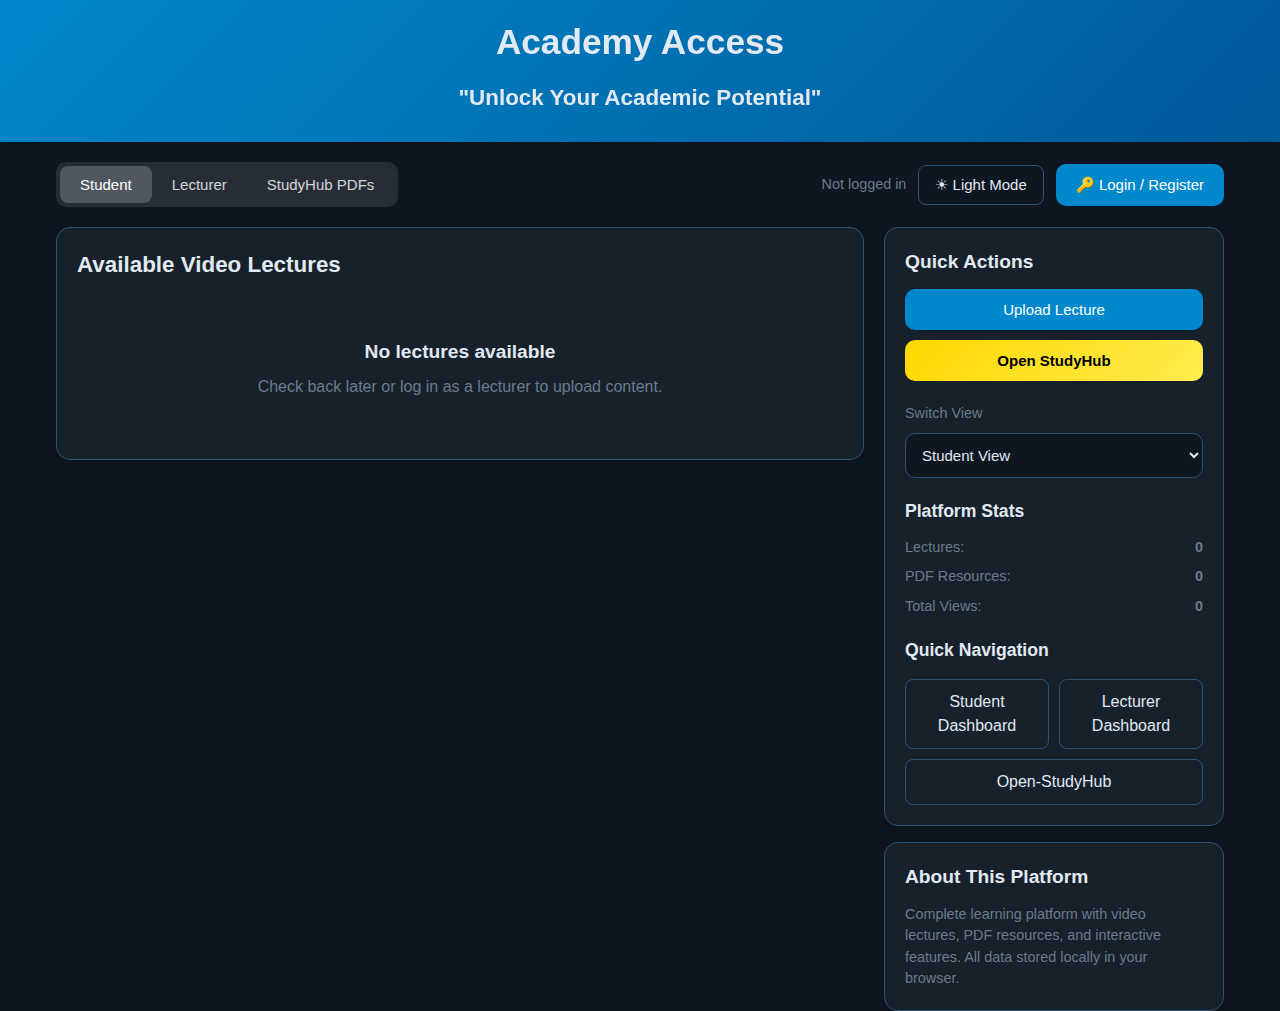
<file: index.html>
<!DOCTYPE html>
<html lang="en">
<head>
  <meta charset="UTF-8">
  <meta name="viewport" content="width=device-width, initial-scale=1.0">
  <title>Academy Access — Complete Learning Platform</title>
  <link rel="stylesheet" href="css/main.css">
</head>
<body>
  <header>
    <h1>Academy Access</h1>
    <h3>"Unlock Your Academic Potential"</h3>
  </header>
  
  <div class="container">
    <div class="topbar">
      <div class="tabs" role="tablist">
        <button id="role-student" class="active">Student</button>
        <button id="role-lecturer">Lecturer</button>
        <button id="role-pdfs">StudyHub PDFs</button>
        <button id="role-admin" class="admin-only">Admin</button>
      </div>
      
      <div class="controls">
        <div class="muted" id="user-greet">Not logged in</div>
        <button class="secondary" id="themeBtn">🌙 Dark Mode</button>
        <button class="primary" id="openAuth">🔑 Login / Register</button>
        <button class="secondary hidden" id="logoutBtn">🚪 Logout</button>
      </div>
    </div>

    <!-- Academy Content -->
    <div id="academy-content">
      <div class="grid">
        <div id="mainColumn">
          <div id="student-area" class="card">
            <h3>Available Video Lectures</h3>
            <div id="lecturesList" style="margin-top:16px">
              <div class="lecture pulse">
                <div class="meta">
                  <strong>Loading lectures...</strong>
                  <div class="muted">Please wait while we load content</div>
                </div>
              </div>
            </div>
          </div>

          <div id="playerArea" class="card full hidden">
            <h3 id="playingTitle">Now Playing</h3>
            <div class="video-wrap">
              <div class="video-inner">
                <video id="player" controls controlsList="nodownload noremoteplayback" preload="metadata" playsinline>
                  Your browser does not support HTML5 video.
                </video>
              </div>
              <div id="watermark" class="watermark">guest • no-id</div>
            </div>

            <div style="margin-top:16px;display:flex;gap:12px;align-items:center;flex-wrap:wrap">
              <button class="primary" id="aiExplain">AI Explanation</button>
              <div class="muted">Views: <span id="playingViews">0</span></div>
              <div class="status hidden" id="viewStatus">View counted</div>
              <button class="secondary" id="closePlayer">Close Player</button>
            </div>
          </div>

          <div id="lecturer-area" class="card hidden">
            <h3>Lecturer Dashboard</h3>
            <div id="dashboardContent" style="margin-top:16px">
              <div class="muted">Please log in as a lecturer to access the dashboard</div>
            </div>
          </div>

          <div id="admin-area" class="card admin-only hidden">
            <h3>Admin Dashboard</h3>
            <div id="adminContent" style="margin-top:16px">
              <div class="muted">Please log in as an admin to access administrative features</div>
            </div>
          </div>
        </div>

        <aside id="sideColumn">
          <div class="card">
            <h4>Quick Actions</h4>
            <div style="margin-top:12px; display: flex; flex-direction: column; gap: 10px;">
              <button class="primary" id="uploadLectureBtn">Upload Lecture</button>
              <button class="accent" id="openPdfLibraryBtn">Open StudyHub</button>
              <button class="secondary admin-only" id="manageUsersBtn">Manage Users</button>
            </div>

            <div style="margin-top:20px">
              <label class="muted">Switch View</label>
              <select id="viewSelect" style="margin-top:8px;width:100%">
                <option value="student">Student View</option>
                <option value="lecturer">Lecturer View</option>
                <option value="pdfs">PDF Library</option>
                <option value="admin" class="admin-only">Admin Dashboard</option>
              </select>
            </div>

            <div style="margin-top:20px">
              <h5>Platform Stats</h5>
              <div id="dashboardPreview" class="muted">Loading statistics...</div>
            </div>

            <div style="margin-top:20px">
              <h5>Quick Navigation</h5>
              <div class="navigation-buttons">
                <a href="Student Dashboard 2.0.html" class="nav-btn">Student Dashboard</a>
                <a href="lecturer 4.0.html" class="nav-btn">Lecturer Dashboard</a>
                <a href="Admin Dasboard 1.0.html" class="nav-btn admin-only">Admin Dashboard</a>
                <a href="Open Study hub.html" class="nav-btn">Open-StudyHub</a>
              </div>
            </div>
          </div>

          <div class="card" style="margin-top:16px">
            <h4>About This Platform</h4>
            <p class="muted">Complete learning platform with video lectures, PDF resources, and interactive features. All data stored locally in your browser.</p>
          </div>
        </aside>
      </div>
    </div>

    <!-- PDF Library Content -->
    <div id="pdf-library" class="pdf-library">
      <div class="pdf-header">
        <h2>OpenStudyHub</h2>
        <p>The Digital Hub for Student Success</p>
        <div style="margin-top: 1rem;">
          <button class="secondary" id="backToAcademyBtn">Back to Academy</button>
        </div>
      </div>

      <div class="card">
        <div style="display: flex; justify-content: space-between; align-items: center; margin-bottom: 1.5rem; flex-wrap: wrap; gap: 1rem;">
          <h3 style="margin: 0;">Free PDF Resources</h3>
          <div class="pdf-search">
            <input type="text" id="pdfSearch" placeholder="Search PDFs by title, course, or description...">
          </div>
        </div>

        <div class="pdf-grid" id="pdfGrid">
          <!-- PDF cards will be populated by JavaScript -->
        </div>
      </div>

      <div class="card" style="margin-top: 20px;">
        <h4>Contribute to StudyHub</h4>
        <p class="muted">Have educational PDFs to share? Help grow our library by contributing your resources.</p>
        <button class="secondary" style="margin-top: 12px;" id="contributePdfBtn">Add PDF Resource</button>
      </div>
    </div>
  </div>

  <!-- Modals -->
  <div id="modal" class="modal-backdrop">
    <div class="modal card">
      <div id="authWrap">
        <h3>Login / Register</h3>
        <div class="field">
          <label>Role</label>
          <select id="authRole">
            <option value="student">Student</option>
            <option value="lecturer">Lecturer</option>
            <!-- Admin role removed from registration options -->
          </select>
        </div>
        <div class="field">
          <label>Username</label>
          <input id="authUsername" placeholder="Choose a username" autocomplete="username">
          <div class="error-message" id="usernameError"></div>
        </div>
        <div class="field">
          <label>Email</label>
          <input id="authEmail" type="email" placeholder="email@example.com" autocomplete="email">
          <div class="error-message" id="emailError"></div>
        </div>
        <div class="field">
          <label>Password</label>
          <input id="authPassword" type="password" placeholder="Enter password" autocomplete="new-password">
          <div class="error-message" id="passwordError"></div>
        </div>
        
        <!-- Admin Login Section (Hidden by default) -->
        <div id="adminLoginSection" class="hidden">
          <div class="field">
            <label>Admin Password</label>
            <input id="adminPassword" type="password" placeholder="Enter admin password" autocomplete="current-password">
            <div class="error-message" id="adminPasswordError"></div>
          </div>
          <div class="admin-warning">
            <p>Admin access is restricted. Use pre-configured admin credentials.</p>
          </div>
        </div>
        
        <div style="display:flex;gap:10px;margin-top:16px;flex-wrap:wrap">
          <button class="primary" id="registerBtn">Register</button>
          <button class="secondary" id="loginBtn">Login</button>
          <button class="secondary" id="adminLoginBtn">Admin Login</button>
          <button class="secondary" id="closeModalBtn">Close</button>
        </div>
        <p class="muted" style="margin-top:16px">Register creates a simple local account. No servers involved.</p>
      </div>
      
      <div id="uploadWrap" class="hidden">
        <h3>Upload Lecture</h3>
        <div class="field">
          <label>Title *</label>
          <input id="upTitle" placeholder="Lecture title">
          <div class="error-message" id="titleError"></div>
        </div>
        <div class="field">
          <label>Description</label>
          <textarea id="upDesc" placeholder="Lecture description" rows="3"></textarea>
        </div>
        <div class="field">
          <label>Video URL *</label>
          <input id="upVideoUrl" placeholder="https://example.com/video.mp4">
          <div class="error-message" id="videoUrlError"></div>
        </div>
        <div style="display:flex;gap:10px;margin-top:16px;flex-wrap:wrap">
          <button class="primary" id="submitLectureBtn">Upload Lecture</button>
          <button class="secondary" id="cancelUploadBtn">Cancel</button>
        </div>
      </div>
      
      <div id="pdfUploadWrap" class="hidden">
        <h3>Add PDF Resource</h3>
        <div class="field">
          <label>Title *</label>
          <input id="pdfTitle" placeholder="PDF title">
          <div class="error-message" id="pdfTitleError"></div>
        </div>
        <div class="field">
          <label>Course/Subject</label>
          <input id="pdfCourse" placeholder="e.g. Mathematics, Computer Science">
        </div>
        <div class="field">
          <label>Description</label>
          <textarea id="pdfDesc" placeholder="Brief description of the PDF content" rows="3"></textarea>
        </div>
        <div class="field">
          <label>PDF URL *</label>
          <input id="pdfUrl" placeholder="https://example.com/document.pdf">
          <div class="error-message" id="pdfUrlError"></div>
        </div>
        <div style="display:flex;gap:10px;margin-top:16px;flex-wrap:wrap">
          <button class="primary" id="submitPdfBtn">Add PDF Resource</button>
          <button class="secondary" id="cancelPdfBtn">Cancel</button>
        </div>
      </div>
    </div>
  </div>

  <script src="js/main.js"></script>
</body>
</html>
</file>
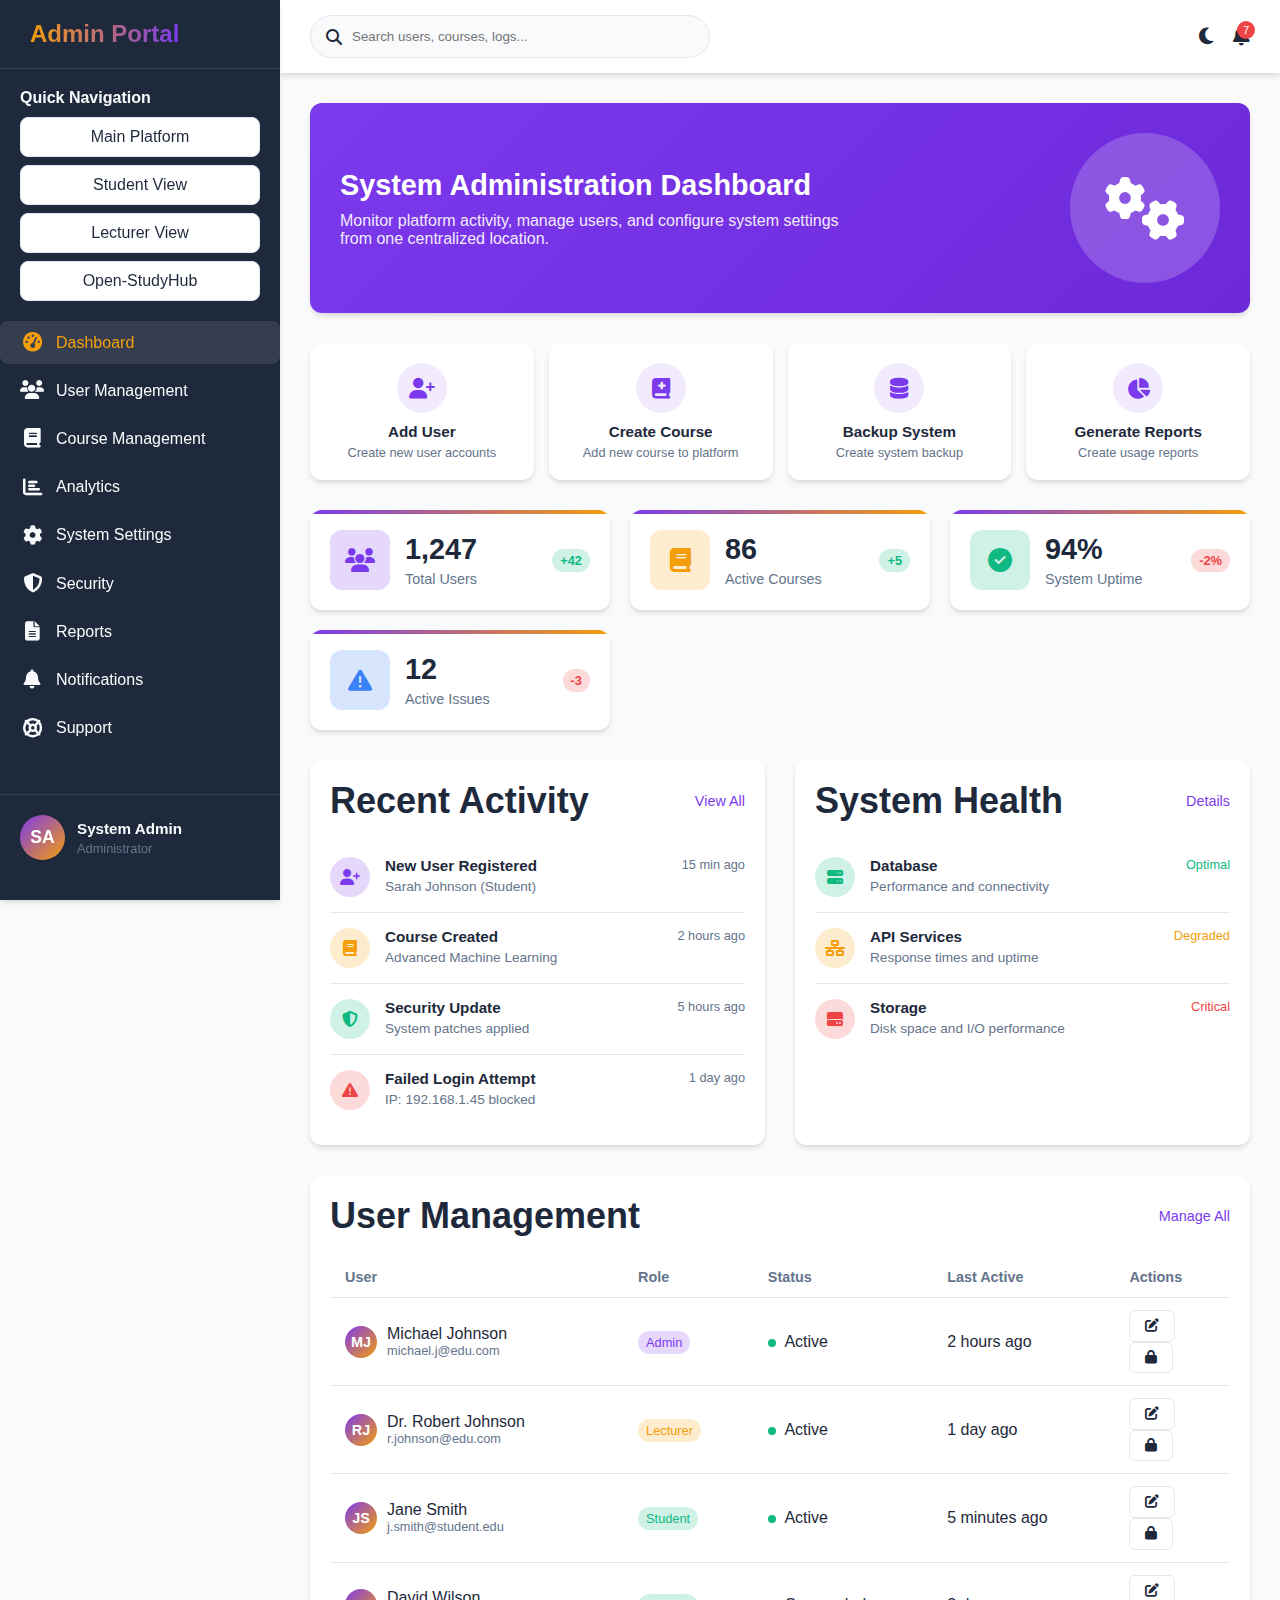
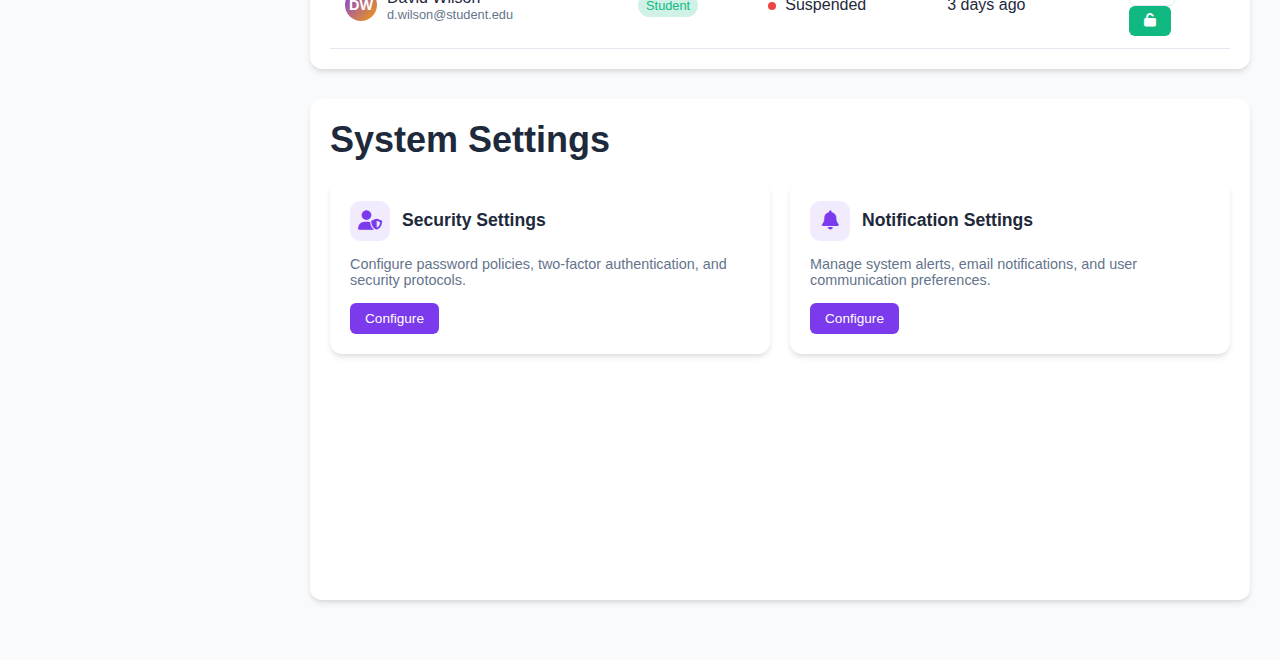
<file: Admin Dasboard 1.0.html>
<!DOCTYPE html>
<html lang="en">
<head>
    <meta charset="UTF-8">
    <meta name="viewport" content="width=device-width, initial-scale=1.0">
    <title>Admin Dashboard - Academy Access</title>
     <link rel="stylesheet" href="https://cdnjs.cloudflare.com/ajax/libs/font-awesome/6.4.0/css/all.min.css">
    <link rel="stylesheet" href="css/admin.css">
</head>
<body>
    <div class="container">
        <!-- Sidebar -->
        <aside class="sidebar">
            <div class="logo">
                <div class="logo-icon"></div>
                <div class="logo-text">Admin Portal</div>
            </div>
            <div class="card" style="margin:20px; margin-top:auto;">
                <h4> Quick Navigation </h4>
                <div style="display:flex; flex-direction:column;gap:8px; margin-top: 10px;">
                    <a href="index.html" class="nav-btn" style="text-align: center;"> Main Platform </a>
                    <a href="Student Dashboard 2.0.html" class="nav-btn" style="text-align: center;"> Student View</a>
                    <a href="lecturer 4.0.html" class="nav-btn" style="text-align: center;"> Lecturer View </a>
                    <a href="Open Study hub.html" class="nav-btn" style="text-align: center; "> Open-StudyHub</a>
                </div>
            </div>
            <ul class="nav-links">
                <li><a href="#" class="active"><i class="fas fa-tachometer-alt"></i> <span>Dashboard</span></a></li>
                <li><a href="#"><i class="fas fa-users"></i> <span>User Management</span></a></li>
                <li><a href="#"><i class="fas fa-book"></i> <span>Course Management</span></a></li>
                <li><a href="#"><i class="fas fa-chart-bar"></i> <span>Analytics</span></a></li>
                <li><a href="#"><i class="fas fa-cog"></i> <span>System Settings</span></a></li>
                <li><a href="#"><i class="fas fa-shield-alt"></i> <span>Security</span></a></li>
                <li><a href="#"><i class="fas fa-file-alt"></i> <span>Reports</span></a></li>
                <li><a href="#"><i class="fas fa-bell"></i> <span>Notifications</span></a></li>
                <li><a href="#"><i class="fas fa-life-ring"></i> <span>Support</span></a></li>
            </ul>
            <div class="user-profile">
                <div class="user-avatar">SA</div>
                <div class="user-info">
                    <h4>System Admin</h4>
                    <p>Administrator</p>
                </div>
            </div>
        </aside>

        <!-- Main Content -->
        <main class="main-content">
            <!-- Header -->
            <header class="header">
                <button class="mobile-menu-btn" id="mobileMenuBtn">
                    <i class="fas fa-bars"></i>
                </button>
                <div class="search-bar">
                    <i class="fas fa-search"></i>
                    <input type="text" placeholder="Search users, courses, logs...">
                </div>
                <div class="header-actions">
                    <button class="theme-toggle" id="themeToggle">
                        <i class="fas fa-moon"></i>
                    </button>
                    <button class="notification-btn">
                        <i class="fas fa-bell"></i>
                    </button>
                </div>
            </header>

            <!-- Content -->
            <div class="content">
                <!-- Welcome Banner -->
                <section class="welcome-banner">
                    <div class="welcome-text">
                        <h1>System Administration Dashboard</h1>
                        <p>Monitor platform activity, manage users, and configure system settings from one centralized location.</p>
                    </div>
                    <div class="welcome-image">
                        <i class="fas fa-cogs"></i>
                    </div>
                </section>

                <!-- Quick Actions -->
                <section class="quick-actions">
                    <div class="action-card" id="userManagement">
                        <div class="action-icon">
                            <i class="fas fa-user-plus"></i>
                        </div>
                        <h3>Add User</h3>
                        <p>Create new user accounts</p>
                    </div>
                    <div class="action-card" id="courseManagement">
                        <div class="action-icon">
                            <i class="fas fa-book-medical"></i>
                        </div>
                        <h3>Create Course</h3>
                        <p>Add new course to platform</p>
                    </div>
                    <div class="action-card" id="systemBackup">
                        <div class="action-icon">
                            <i class="fas fa-database"></i>
                        </div>
                        <h3>Backup System</h3>
                        <p>Create system backup</p>
                    </div>
                    <div class="action-card" id="generateReports">
                        <div class="action-icon">
                            <i class="fas fa-chart-pie"></i>
                        </div>
                        <h3>Generate Reports</h3>
                        <p>Create usage reports</p>
                    </div>
                </section>

                <!-- Stats Grid -->
                <section class="stats-grid">
                    <div class="stat-card stat-1">
                        <div class="stat-icon">
                            <i class="fas fa-users"></i>
                        </div>
                        <div class="stat-info">
                            <h3>1,247</h3>
                            <p>Total Users</p>
                        </div>
                        <div class="stat-trend trend-up">
                            +42
                        </div>
                    </div>
                    <div class="stat-card stat-2">
                        <div class="stat-icon">
                            <i class="fas fa-book"></i>
                        </div>
                        <div class="stat-info">
                            <h3>86</h3>
                            <p>Active Courses</p>
                        </div>
                        <div class="stat-trend trend-up">
                            +5
                        </div>
                    </div>
                    <div class="stat-card stat-3">
                        <div class="stat-icon">
                            <i class="fas fa-check-circle"></i>
                        </div>
                        <div class="stat-info">
                            <h3>94%</h3>
                            <p>System Uptime</p>
                        </div>
                        <div class="stat-trend trend-down">
                            -2%
                        </div>
                    </div>
                    <div class="stat-card stat-4">
                        <div class="stat-icon">
                            <i class="fas fa-exclamation-triangle"></i>
                        </div>
                        <div class="stat-info">
                            <h3>12</h3>
                            <p>Active Issues</p>
                        </div>
                        <div class="stat-trend trend-down">
                            -3
                        </div>
                    </div>
                </section>

                <!-- Recent Activity & System Health -->
                <div class="content-grid">
                    <!-- Recent Activity -->
                    <section class="recent-activity">
                        <div class="section-title">
                            <h2>Recent Activity</h2>
                            <a href="#" class="view-all">View All</a>
                        </div>
                        <ul class="activity-list">
                            <li class="activity-item activity-1">
                                <div class="activity-icon">
                                    <i class="fas fa-user-plus"></i>
                                </div>
                                <div class="activity-content">
                                    <h4>New User Registered</h4>
                                    <p>Sarah Johnson (Student)</p>
                                </div>
                                <div class="activity-time">15 min ago</div>
                            </li>
                            <li class="activity-item activity-2">
                                <div class="activity-icon">
                                    <i class="fas fa-book"></i>
                                </div>
                                <div class="activity-content">
                                    <h4>Course Created</h4>
                                    <p>Advanced Machine Learning</p>
                                </div>
                                <div class="activity-time">2 hours ago</div>
                            </li>
                            <li class="activity-item activity-3">
                                <div class="activity-icon">
                                    <i class="fas fa-shield-alt"></i>
                                </div>
                                <div class="activity-content">
                                    <h4>Security Update</h4>
                                    <p>System patches applied</p>
                                </div>
                                <div class="activity-time">5 hours ago</div>
                            </li>
                            <li class="activity-item activity-4">
                                <div class="activity-icon">
                                    <i class="fas fa-exclamation-triangle"></i>
                                </div>
                                <div class="activity-content">
                                    <h4>Failed Login Attempt</h4>
                                    <p>IP: 192.168.1.45 blocked</p>
                                </div>
                                <div class="activity-time">1 day ago</div>
                            </li>
                        </ul>
                    </section>

                    <!-- System Health -->
                    <section class="system-health">
                        <div class="section-title">
                            <h2>System Health</h2>
                            <a href="#" class="view-all">Details</a>
                        </div>
                        <ul class="health-list">
                            <li class="health-item health-1">
                                <div class="health-icon">
                                    <i class="fas fa-server"></i>
                                </div>
                                <div class="health-content">
                                    <h4>Database</h4>
                                    <p>Performance and connectivity</p>
                                </div>
                                <div class="health-status good">Optimal</div>
                            </li>
                            <li class="health-item health-2">
                                <div class="health-icon">
                                    <i class="fas fa-network-wired"></i>
                                </div>
                                <div class="health-content">
                                    <h4>API Services</h4>
                                    <p>Response times and uptime</p>
                                </div>
                                <div class="health-status warning">Degraded</div>
                            </li>
                            <li class="health-item health-3">
                                <div class="health-icon">
                                    <i class="fas fa-hdd"></i>
                                </div>
                                <div class="health-content">
                                    <h4>Storage</h4>
                                    <p>Disk space and I/O performance</p>
                                </div>
                                <div class="health-status critical">Critical</div>
                            </li>
                        </ul>
                    </section>
                </div>

                <!-- User Management -->
                <section class="user-management">
                    <div class="section-title">
                        <h2>User Management</h2>
                        <a href="#" class="view-all">Manage All</a>
                    </div>
                    <table class="user-table">
                        <thead>
                            <tr>
                                <th>User</th>
                                <th>Role</th>
                                <th>Status</th>
                                <th>Last Active</th>
                                <th>Actions</th>
                            </tr>
                        </thead>
                        <tbody>
                            <tr>
                                <td>
                                    <div style="display: flex; align-items: center;">
                                        <div class="user-avatar" style="width: 32px; height: 32px; font-size: 0.9rem; margin-right: 10px;">MJ</div>
                                        <div>
                                            <div style="font-weight: 500;">Michael Johnson</div>
                                            <div style="font-size: 0.8rem; color: var(--gray);">michael.j@edu.com</div>
                                        </div>
                                    </div>
                                </td>
                                <td><span class="user-role role-admin">Admin</span></td>
                                <td><span class="user-status status-active"></span> Active</td>
                                <td>2 hours ago</td>
                                <td>
                                    <button class="btn btn-outline"><i class="fas fa-edit"></i></button>
                                    <button class="btn btn-outline"><i class="fas fa-lock"></i></button>
                                </td>
                            </tr>
                            <tr>
                                <td>
                                    <div style="display: flex; align-items: center;">
                                        <div class="user-avatar" style="width: 32px; height: 32px; font-size: 0.9rem; margin-right: 10px;">RJ</div>
                                        <div>
                                            <div style="font-weight: 500;">Dr. Robert Johnson</div>
                                            <div style="font-size: 0.8rem; color: var(--gray);">r.johnson@edu.com</div>
                                        </div>
                                    </div>
                                </td>
                                <td><span class="user-role role-lecturer">Lecturer</span></td>
                                <td><span class="user-status status-active"></span> Active</td>
                                <td>1 day ago</td>
                                <td>
                                    <button class="btn btn-outline"><i class="fas fa-edit"></i></button>
                                    <button class="btn btn-outline"><i class="fas fa-lock"></i></button>
                                </td>
                            </tr>
                            <tr>
                                <td>
                                    <div style="display: flex; align-items: center;">
                                        <div class="user-avatar" style="width: 32px; height: 32px; font-size: 0.9rem; margin-right: 10px;">JS</div>
                                        <div>
                                            <div style="font-weight: 500;">Jane Smith</div>
                                            <div style="font-size: 0.8rem; color: var(--gray);">j.smith@student.edu</div>
                                        </div>
                                    </div>
                                </td>
                                <td><span class="user-role role-student">Student</span></td>
                                <td><span class="user-status status-active"></span> Active</td>
                                <td>5 minutes ago</td>
                                <td>
                                    <button class="btn btn-outline"><i class="fas fa-edit"></i></button>
                                    <button class="btn btn-outline"><i class="fas fa-lock"></i></button>
                                </td>
                            </tr>
                            <tr>
                                <td>
                                    <div style="display: flex; align-items: center;">
                                        <div class="user-avatar" style="width: 32px; height: 32px; font-size: 0.9rem; margin-right: 10px;">DW</div>
                                        <div>
                                            <div style="font-weight: 500;">David Wilson</div>
                                            <div style="font-size: 0.8rem; color: var(--gray);">d.wilson@student.edu</div>
                                        </div>
                                    </div>
                                </td>
                                <td><span class="user-role role-student">Student</span></td>
                                <td><span class="user-status status-suspended"></span> Suspended</td>
                                <td>3 days ago</td>
                                <td>
                                    <button class="btn btn-outline"><i class="fas fa-edit"></i></button>
                                    <button class="btn btn-success"><i class="fas fa-unlock"></i></button>
                                </td>
                            </tr>
                        </tbody>
                    </table>
                </section>

                <!-- System Settings -->
                <section class="system-settings">
                    <div class="section-title">
                        <h2>System Settings</h2>
                    </div>
                    <div class="settings-grid">
                        <div class="setting-card">
                            <div class="setting-header">
                                <div class="setting-icon">
                                    <i class="fas fa-user-shield"></i>
                                </div>
                                <div class="setting-title">Security Settings</div>
                            </div>
                            <p class="setting-description">Configure password policies, two-factor authentication, and security protocols.</p>
                            <button class="btn btn-primary">Configure</button>
                        </div>
                        <div class="setting-card">
                            <div class="setting-header">
                                <div class="setting-icon">
                                    <i class="fas fa-bell"></i>
                                </div>
                                <div class="setting-title">Notification Settings</div>
                            </div>
                            <p class="setting-description">Manage system alerts, email notifications, and user communication preferences.</p>
                            <button class="btn btn-primary">Configure</button>
                        </div>
                        <div class="setting-card">
                            <div class="setting-header">
                                <div class="setting-icon">
                                    <i class="fas fa-palette"></i>
                                </div>
                                <div class="setting-title">Appearance</div>
                            </div>
                            <p class="setting-description">Customize the platform's visual appearance and theme settings.</p>
                            <div style="display: flex; align-items: center; gap: 10px; margin-top: 15px;">
                                <span>Dark Mode</span>
                                <label class="toggle-switch">
                                    <input type="checkbox" id="darkModeToggle">
                                    <span class="toggle-slider"></span>
                                </label>
                            </div>
                        </div>
                        <div class="setting-card">
                            <div class="setting-header">
                                <div class="setting-icon">
                                    <i class="fas fa-database"></i>
                                </div>
                                <div class="setting-title">Backup & Restore</div>
                            </div>
                            <p class="setting-description">Schedule automatic backups and restore system data when needed.</p>
                            <button class="btn btn-primary" style="margin-right: 10px;">Backup Now</button>
                            <button class="btn btn-outline">Restore</button>
                        </div>
                    </div>
                </section>
            </div>
        </main>
    </div>

       
    <script src="js/admin.js"></script>
</body>
</html>
</file>
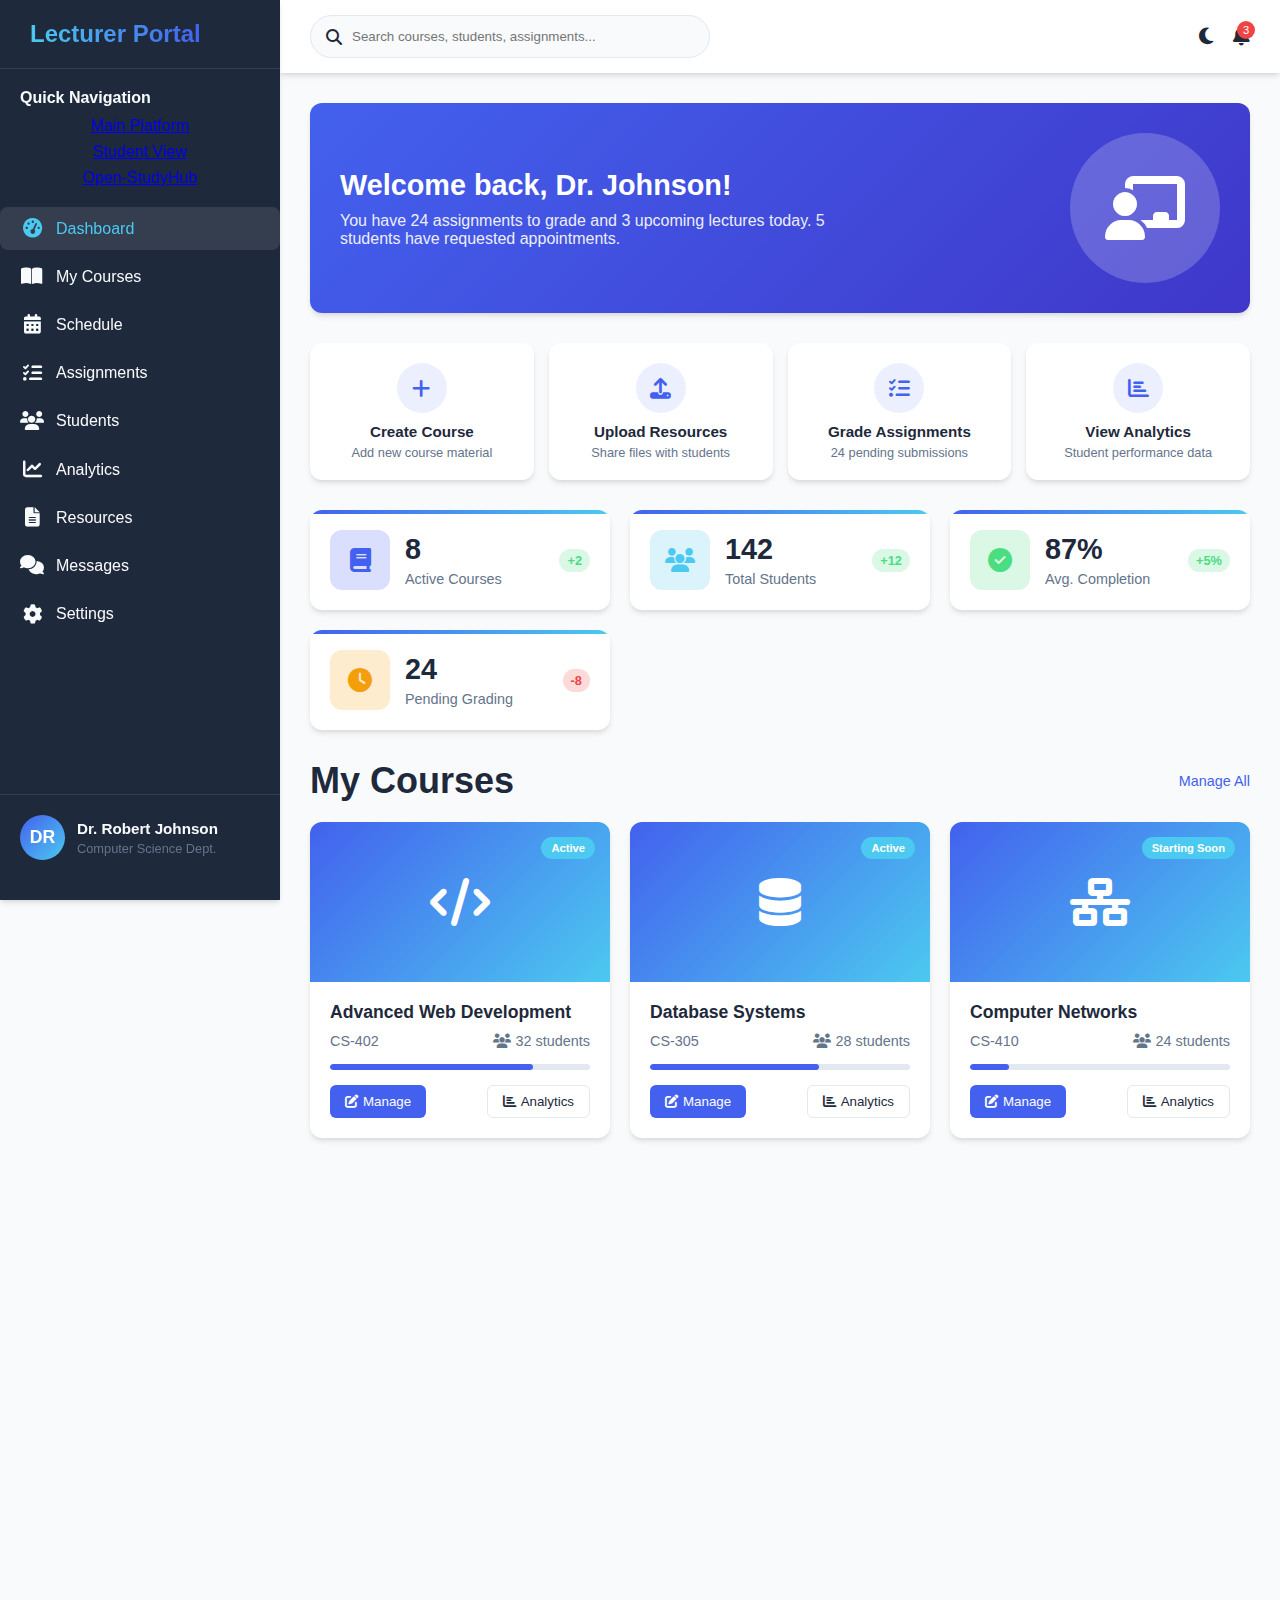
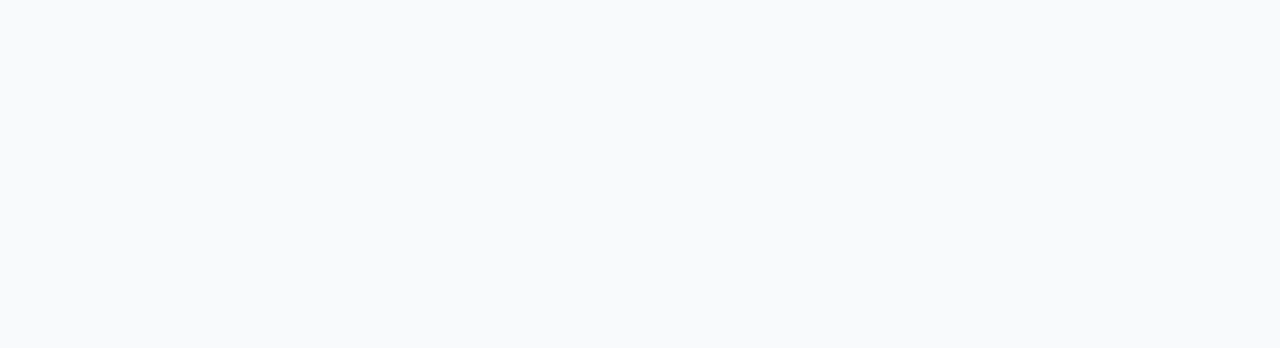
<file: lecturer 4.0.html>
<!DOCTYPE html>
<html lang="en">
<head>
    <meta charset="UTF-8">
    <meta name="viewport" content="width=device-width, initial-scale=1.0">
    <title>Lecturer Dashboard - Academy Access</title>
    <link rel="stylesheet" href="https://cdnjs.cloudflare.com/ajax/libs/font-awesome/6.4.0/css/all.min.css">
    <link rel="stylesheet" href="css/lecturer.css">
</head>
<body>
    <div class="container">
        <!-- Sidebar Backdrop -->
        <div class="sidebar-backdrop" id="sidebarBackdrop"></div>
        
        <!-- Sidebar -->
        <aside class="sidebar">
            <div class="logo">
                <div class="logo-icon"></div>
                <div class="logo-text">Lecturer Portal</div>
            </div>
             <div class="card" style="margin:20px; margin-top: auto;">
                <h4> Quick Navigation </h4>
                <div style="display:flex; flex-direction:column ;gap: 8px;margin-top: 10px;">
                    <a href="index.html" class="nav-btn" style="text-align: center;"> Main Platform </a>
                    <a href="Student Dashboard 2.0.html" class="nav-btn" style="text-align: center;"> Student View</a>
                    <a href="Open Study hub.html" class="nav-btn" style="text-align: center;"> Open-StudyHub </a>
                </div>
            </div>
            <ul class="nav-links">
                <li><a href="#" class="active"><i class="fas fa-tachometer-alt"></i> <span>Dashboard</span></a></li>
                <li><a href="#"><i class="fas fa-book-open"></i> <span>My Courses</span></a></li>
                <li><a href="#"><i class="fas fa-calendar-alt"></i> <span>Schedule</span></a></li>
                <li><a href="#"><i class="fas fa-tasks"></i> <span>Assignments</span></a></li>
                <li><a href="#"><i class="fas fa-users"></i> <span>Students</span></a></li>
                <li><a href="#"><i class="fas fa-chart-line"></i> <span>Analytics</span></a></li>
                <li><a href="#"><i class="fas fa-file-alt"></i> <span>Resources</span></a></li>
                <li><a href="#"><i class="fas fa-comments"></i> <span>Messages</span></a></li>
                <li><a href="#"><i class="fas fa-cog"></i> <span>Settings</span></a></li>
            </ul>
            <div class="user-profile">
                <div class="user-avatar">DR</div>
                <div class="user-info">
                    <h4>Dr. Robert Johnson</h4>
                    <p>Computer Science Dept.</p>
                </div>
            </div>
        </aside>

        <!-- Main Content -->
        <main class="main-content">
            <!-- Header -->
            <header class="header">
                <button class="mobile-menu-btn" id="mobileMenuBtn">
                    <i class="fas fa-bars"></i>
                </button>
                <div class="search-bar">
                    <i class="fas fa-search"></i>
                    <input type="text" placeholder="Search courses, students, assignments...">
                </div>
                <div class="header-actions">
                    <button class="theme-toggle" id="themeToggle">
                        <i class="fas fa-moon"></i>
                    </button>
                    <button class="notification-btn">
                        <i class="fas fa-bell"></i>
                    </button>
                </div>
            </header>

            <!-- Content -->
            <div class="content">
                <!-- Welcome Banner -->
                <section class="welcome-banner">
                    <div class="welcome-text">
                        <h1>Welcome back, Dr. Johnson!</h1>
                        <p>You have 24 assignments to grade and 3 upcoming lectures today. 5 students have requested appointments.</p>
                    </div>
                    <div class="welcome-image">
                        <i class="fas fa-chalkboard-teacher"></i>
                    </div>
                </section>

                <!-- Quick Actions -->
                <section class="quick-actions">
                    <div class="action-card">
                        <div class="action-icon">
                            <i class="fas fa-plus"></i>
                        </div>
                        <h3>Create Course</h3>
                        <p>Add new course material</p>
                    </div>
                    <div class="action-card">
                        <div class="action-icon">
                            <i class="fas fa-upload"></i>
                        </div>
                        <h3>Upload Resources</h3>
                        <p>Share files with students</p>
                    </div>
                    <div class="action-card">
                        <div class="action-icon">
                            <i class="fas fa-tasks"></i>
                        </div>
                        <h3>Grade Assignments</h3>
                        <p>24 pending submissions</p>
                    </div>
                    <div class="action-card">
                        <div class="action-icon">
                            <i class="fas fa-chart-bar"></i>
                        </div>
                        <h3>View Analytics</h3>
                        <p>Student performance data</p>
                    </div>
                </section>

                <!-- Stats Grid -->
                <section class="stats-grid">
                    <div class="stat-card stat-1 animate-on-scroll">
                        <div class="stat-icon">
                            <i class="fas fa-book"></i>
                        </div>
                        <div class="stat-info">
                            <h3>8</h3>
                            <p>Active Courses</p>
                        </div>
                        <div class="stat-trend trend-up">
                            +2
                        </div>
                    </div>
                    <div class="stat-card stat-2 animate-on-scroll">
                        <div class="stat-icon">
                            <i class="fas fa-users"></i>
                        </div>
                        <div class="stat-info">
                            <h3>142</h3>
                            <p>Total Students</p>
                        </div>
                        <div class="stat-trend trend-up">
                            +12
                        </div>
                    </div>
                    <div class="stat-card stat-3 animate-on-scroll">
                        <div class="stat-icon">
                            <i class="fas fa-check-circle"></i>
                        </div>
                        <div class="stat-info">
                            <h3>87%</h3>
                            <p>Avg. Completion</p>
                        </div>
                        <div class="stat-trend trend-up">
                            +5%
                        </div>
                    </div>
                    <div class="stat-card stat-4 animate-on-scroll">
                        <div class="stat-icon">
                            <i class="fas fa-clock"></i>
                        </div>
                        <div class="stat-info">
                            <h3>24</h3>
                            <p>Pending Grading</p>
                        </div>
                        <div class="stat-trend trend-down">
                            -8
                        </div>
                    </div>
                </section>

                <!-- My Courses -->
                <section class="courses-section">
                    <div class="section-title">
                        <h2>My Courses</h2>
                        <a href="#" class="view-all">Manage All</a>
                    </div>
                    <div class="courses-grid">
                        <div class="course-card animate-on-scroll">
                            <div class="course-image">
                                <i class="fas fa-code"></i>
                                <div class="course-badge">Active</div>
                            </div>
                            <div class="course-content">
                                <h3 class="course-title">Advanced Web Development</h3>
                                <div class="course-info">
                                    <span>CS-402</span>
                                    <div class="students-count">
                                        <i class="fas fa-users"></i> 32 students
                                    </div>
                                </div>
                                <div class="progress-bar">
                                    <div class="progress" style="width: 78%"></div>
                                </div>
                                <div class="course-actions">
                                    <button class="btn btn-primary"><i class="fas fa-edit"></i> Manage</button>
                                    <button class="btn btn-outline"><i class="fas fa-chart-bar"></i> Analytics</button>
                                </div>
                            </div>
                        </div>
                        <div class="course-card animate-on-scroll">
                            <div class="course-image">
                                <i class="fas fa-database"></i>
                                <div class="course-badge">Active</div>
                            </div>
                            <div class="course-content">
                                <h3 class="course-title">Database Systems</h3>
                                <div class="course-info">
                                    <span>CS-305</span>
                                    <div class="students-count">
                                        <i class="fas fa-users"></i> 28 students
                                    </div>
                                </div>
                                <div class="progress-bar">
                                    <div class="progress" style="width: 65%"></div>
                                </div>
                                <div class="course-actions">
                                    <button class="btn btn-primary"><i class="fas fa-edit"></i> Manage</button>
                                    <button class="btn btn-outline"><i class="fas fa-chart-bar"></i> Analytics</button>
                                </div>
                            </div>
                        </div>
                        <div class="course-card animate-on-scroll">
                            <div class="course-image">
                                <i class="fas fa-network-wired"></i>
                                <div class="course-badge">Starting Soon</div>
                            </div>
                            <div class="course-content">
                                <h3 class="course-title">Computer Networks</h3>
                                <div class="course-info">
                                    <span>CS-410</span>
                                    <div class="students-count">
                                        <i class="fas fa-users"></i> 24 students
                                    </div>
                                </div>
                                <div class="progress-bar">
                                    <div class="progress" style="width: 15%"></div>
                                </div>
                                <div class="course-actions">
                                    <button class="btn btn-primary"><i class="fas fa-edit"></i> Manage</button>
                                    <button class="btn btn-outline"><i class="fas fa-chart-bar"></i> Analytics</button>
                                </div>
                            </div>
                        </div>
                    </div>
                </section>

                <!-- Recent Activity & Upcoming Sessions -->
                <div class="content-grid">
                    <!-- Recent Activity -->
                    <section class="recent-activity animate-on-scroll">
                        <div class="section-title">
                            <h2>Recent Activity</h2>
                            <a href="#" class="view-all">View All</a>
                        </div>
                        <ul class="activity-list">
                            <li class="activity-item activity-1">
                                <div class="activity-icon">
                                    <i class="fas fa-file-upload"></i>
                                </div>
                                <div class="activity-content">
                                    <h4>New Assignment Submitted</h4>
                                    <p>Web Development - Project 3</p>
                                </div>
                                <div class="activity-time">2 hours ago</div>
                            </li>
                            <li class="activity-item activity-2">
                                <div class="activity-icon">
                                    <i class="fas fa-question-circle"></i>
                                </div>
                                <div class="activity-content">
                                    <h4>Student Question</h4>
                                    <p>Database normalization concept</p>
                                </div>
                                <div class="activity-time">5 hours ago</div>
                            </li>
                            <li class="activity-item activity-3">
                                <div class="activity-icon">
                                    <i class="fas fa-user-plus"></i>
                                </div>
                                <div class="activity-content">
                                    <h4>New Student Enrollment</h4>
                                    <p>Computer Networks course</p>
                                </div>
                                <div class="activity-time">1 day ago</div>
                            </li>
                            <li class="activity-item activity-4">
                                <div class="activity-icon">
                                    <i class="fas fa-comment"></i>
                                </div>
                                <div class="activity-content">
                                    <h4>Course Announcement</h4>
                                    <p>Updated syllabus available</p>
                                </div>
                                <div class="activity-time">2 days ago</div>
                            </li>
                        </ul>
                    </section>

                    <!-- Upcoming Sessions -->
                    <section class="upcoming-sessions animate-on-scroll">
                        <div class="section-title">
                            <h2>Today's Sessions</h2>
                            <a href="#" class="view-all">Full Schedule</a>
                        </div>
                        <ul class="session-list">
                            <li class="session-item session-1">
                                <div class="session-icon">
                                    <i class="fas fa-chalkboard-teacher"></i>
                                </div>
                                <div class="session-content">
                                    <h4>Advanced Web Development</h4>
                                    <p>Lecture Hall A, 10:00 AM</p>
                                </div>
                                <div class="session-time">
                                    <span class="status-indicator status-active"></span>
                                    In 1 hour
                                </div>
                            </li>
                            <li class="session-item session-2">
                                <div class="session-icon">
                                    <i class="fas fa-laptop-code"></i>
                                </div>
                                <div class="session-content">
                                    <h4>Database Lab Session</h4>
                                    <p>Computer Lab 3, 2:00 PM</p>
                                </div>
                                <div class="session-time">
                                    <span class="status-indicator status-pending"></span>
                                    In 5 hours
                                </div>
                            </li>
                            <li class="session-item session-3">
                                <div class="session-icon">
                                    <i class="fas fa-users"></i>
                                </div>
                                <div class="session-content">
                                    <h4>Student Consultations</h4>
                                    <p>Office 205, 4:00 PM</p>
                                </div>
                                <div class="session-time">
                                    <span class="status-indicator status-pending"></span>
                                    In 7 hours
                                </div>
                            </li>
                        </ul>
                    </section>
                </div>

                <!-- Pending Assignments -->
                <section class="pending-assignments animate-on-scroll">
                    <div class="section-title">
                        <h2>Assignments Pending Grading</h2>
                        <a href="#" class="view-all">Grade All</a>
                    </div>
                    <div class="assignment-list">
                        <div class="assignment-item">
                            <div class="assignment-info">
                                <h4>Web Development - Final Project</h4>
                                <p>Due: Oct 15, 2023 | 18 submissions</p>
                            </div>
                            <div class="assignment-stats">
                                <div class="stat">
                                    <div class="stat-value">12</div>
                                    <div class="stat-label">Graded</div>
                                </div>
                                <div class="stat">
                                    <div class="stat-value">6</div>
                                    <div class="stat-label">Pending</div>
                                </div>
                            </div>
                            <button class="btn btn-primary">Grade</button>
                        </div>
                        <div class="assignment-item">
                            <div class="assignment-info">
                                <h4>Database Design Assignment</h4>
                                <p>Due: Oct 18, 2023 | 24 submissions</p>
                            </div>
                            <div class="assignment-stats">
                                <div class="stat">
                                    <div class="stat-value">8</div>
                                    <div class="stat-label">Graded</div>
                                </div>
                                <div class="stat">
                                    <div class="stat-value">16</div>
                                    <div class="stat-label">Pending</div>
                                </div>
                            </div>
                            <button class="btn btn-primary">Grade</button>
                        </div>
                        <div class="assignment-item">
                            <div class="assignment-info">
                                <h4>Algorithms Quiz 3</h4>
                                <p>Due: Oct 20, 2023 | 30 submissions</p>
                            </div>
                            <div class="assignment-stats">
                                <div class="stat">
                                    <div class="stat-value">30</div>
                                    <div class="stat-label">Graded</div>
                                </div>
                                <div class="stat">
                                    <div class="stat-value">0</div>
                                    <div class="stat-label">Pending</div>
                                </div>
                            </div>
                            <button class="btn btn-success">Completed</button>
                        </div>
                    </div>
                </section>
            </div>
        </main>
    </div>

      
    <script src="js/lecturer.js"></script>
</body>
</html>
</file>
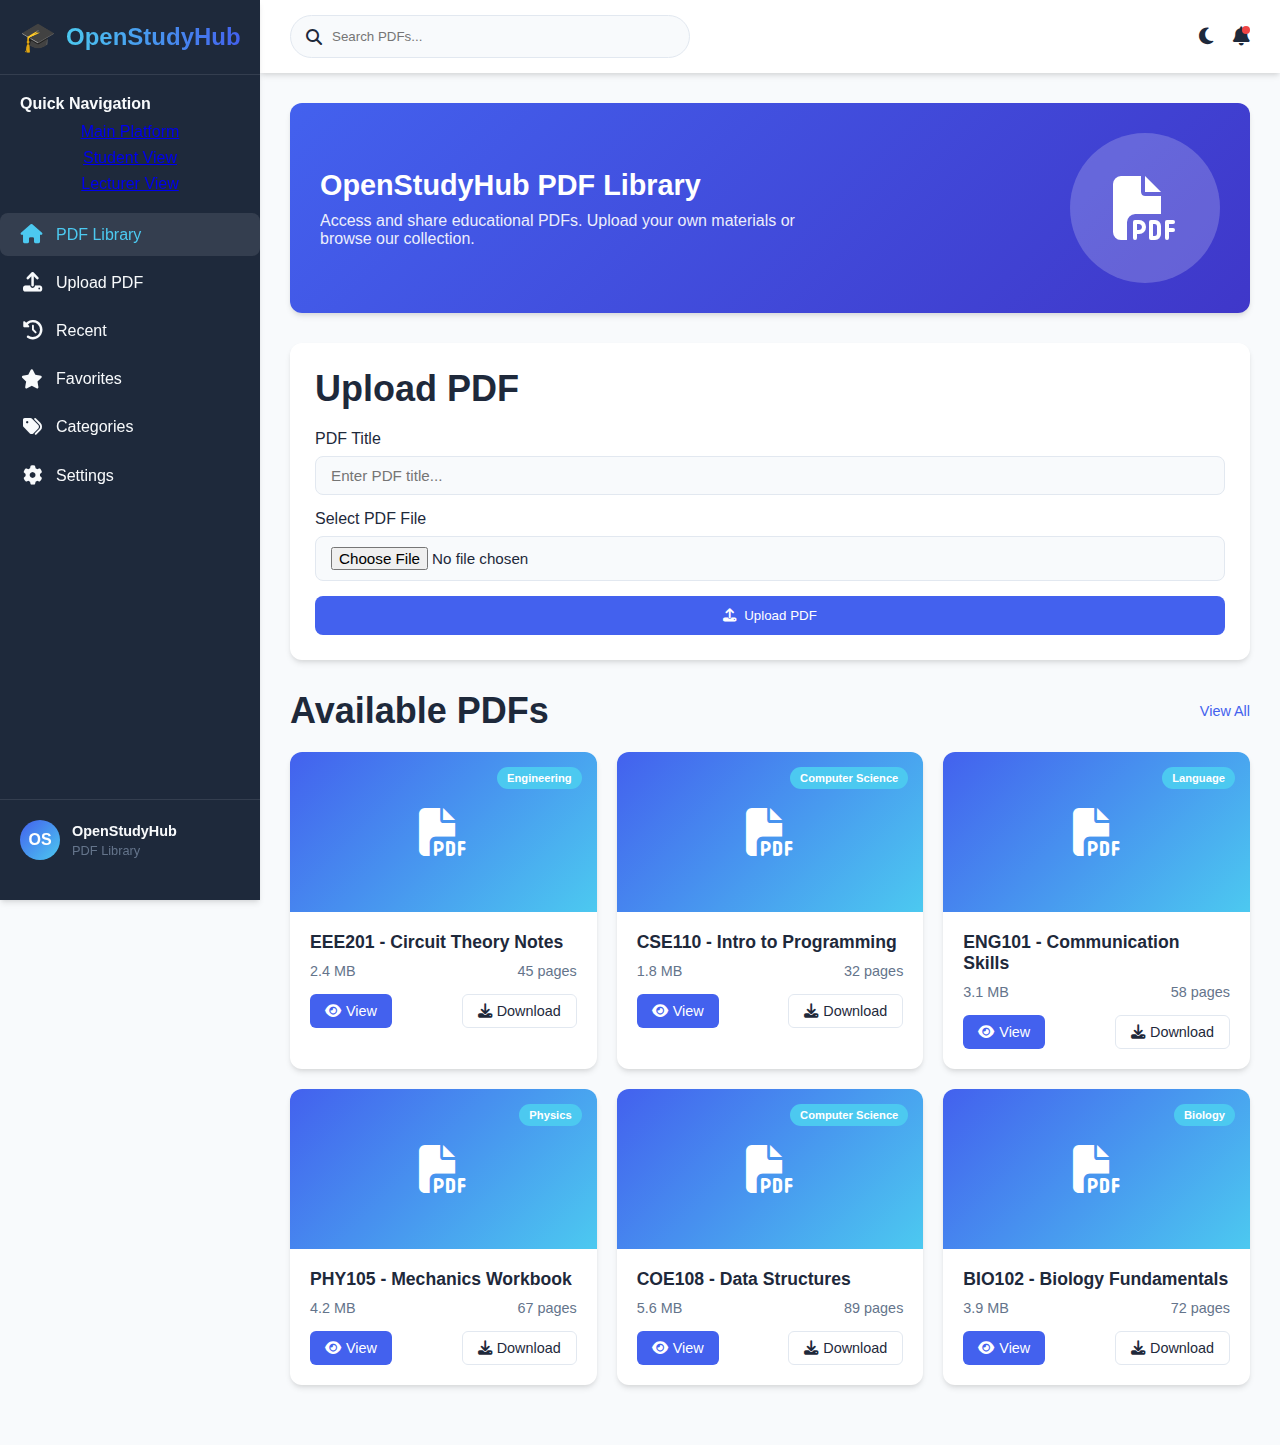
<file: Open Study hub.html>
<!DOCTYPE html>
<html lang="en">
<head>
    <meta charset="UTF-8">
    <meta name="viewport" content="width=device-width, initial-scale=1.0">
    <title>OpenStudyHub | Free PDFs</title>
    <link rel="stylesheet" href="https://cdnjs.cloudflare.com/ajax/libs/font-awesome/6.4.0/css/all.min.css">
    <link rel="stylesheet" href="css/open studyhub.css">
</head>
<body>
    <div class="container">
        <!-- Sidebar Backdrop -->
        <div class="sidebar-backdrop" id="sidebarBackdrop"></div>
        
        <!-- Sidebar -->
        <aside class="sidebar">
            <div class="logo">
                <div class="logo-icon">🎓</div>
                <div class="logo-text">OpenStudyHub</div>
            </div>
             <div class="card" style="margin:20px; margin-top: auto;">
                <h4> Quick Navigation </h4>
                <div style="display:flex; flex-direction:column ;gap: 8px;margin-top: 10px;">
                    <a href="index.html" class="nav-btn" style="text-align: center;"> Main Platform </a>
                    <a href="Student Dashboard 2.0.html" class="nav-btn" style="text-align: center;"> Student View</a>
                    <a href="lecturer 4.0.html" class="nav-btn" style="text-align: center;"> Lecturer View </a>
                </div>
            </div>
            <ul class="nav-links">
                <li><a href="#" class="active"><i class="fas fa-home"></i> <span>PDF Library</span></a></li>
                <li><a href="#"><i class="fas fa-upload"></i> <span>Upload PDF</span></a></li>
                <li><a href="#"><i class="fas fa-history"></i> <span>Recent</span></a></li>
                <li><a href="#"><i class="fas fa-star"></i> <span>Favorites</span></a></li>
                <li><a href="#"><i class="fas fa-tags"></i> <span>Categories</span></a></li>
                <li><a href="#"><i class="fas fa-cog"></i> <span>Settings</span></a></li>
            </ul>
            
            <div class="user-profile">
                <div class="user-avatar">OS</div>
                <div class="user-info">
                    <h4>OpenStudyHub</h4>
                    <p>PDF Library</p>
                </div>
            </div>
        </aside>

        <!-- Main Content -->
        <main class="main-content">
            <!-- Header -->
            <header class="header">
                <button class="mobile-menu-btn" id="mobileMenuBtn">
                    <i class="fas fa-bars"></i>
                </button>
                <div class="search-bar">
                    <i class="fas fa-search"></i>
                    <input type="text" placeholder="Search PDFs...">
                </div>
                <div class="header-actions">
                    <button class="theme-toggle" id="themeToggle">
                        <i class="fas fa-moon"></i>
                    </button>
                    <button class="notification-btn">
                        <i class="fas fa-bell"></i>
                    </button>
                </div>
            </header>

            <!-- Content -->
            <div class="content">
                <!-- Welcome Banner -->
                <section class="welcome-banner">
                    <div class="welcome-text">
                        <h1>OpenStudyHub PDF Library</h1>
                        <p>Access and share educational PDFs. Upload your own materials or browse our collection.</p>
                    </div>
                    <div class="welcome-image">
                        <i class="fas fa-file-pdf"></i>
                    </div>
                </section>

                <!-- Upload Section -->
                <section class="upload-section">
                    <div class="section-title">
                        <h2>Upload PDF</h2>
                    </div>
                    <form class="upload-form" id="uploadForm">
                        <div class="form-group">
                            <label for="pdfTitle">PDF Title</label>
                            <input type="text" id="pdfTitle" placeholder="Enter PDF title..." required>
                        </div>
                        <div class="form-group">
                            <label for="pdfFile">Select PDF File</label>
                            <input type="file" id="pdfFile" accept=".pdf, application/pdf" required>
                        </div>
                        <button type="submit" class="upload-btn">
                            <i class="fas fa-upload"></i> Upload PDF
                        </button>
                    </form>
                </section>

                <!-- PDF Grid -->
                <section class="pdf-section">
                    <div class="section-title">
                        <h2>Available PDFs</h2>
                        <a href="#" class="view-all">View All</a>
                    </div>
                    <div class="pdf-grid" id="pdfGrid">
                        <!-- PDF cards will be dynamically inserted here -->
                    </div>
                </section>
            </div>
        </main>
    </div>

    <!-- PDF Preview Modal -->
    <div class="modal" id="pdfModal">
        <div class="modal-content">
            <div class="modal-header">
                <h3 id="modalTitle">PDF Preview</h3>
                <button class="close-modal" id="closeModal">&times;</button>
            </div>
            <div class="modal-body">
                <iframe class="pdf-viewer" id="pdfViewer" frameborder="0"></iframe>
            </div>
        </div>
    </div>

       
    <script src="js/open studyhub.js"></script>
</body>
</html>
</file>
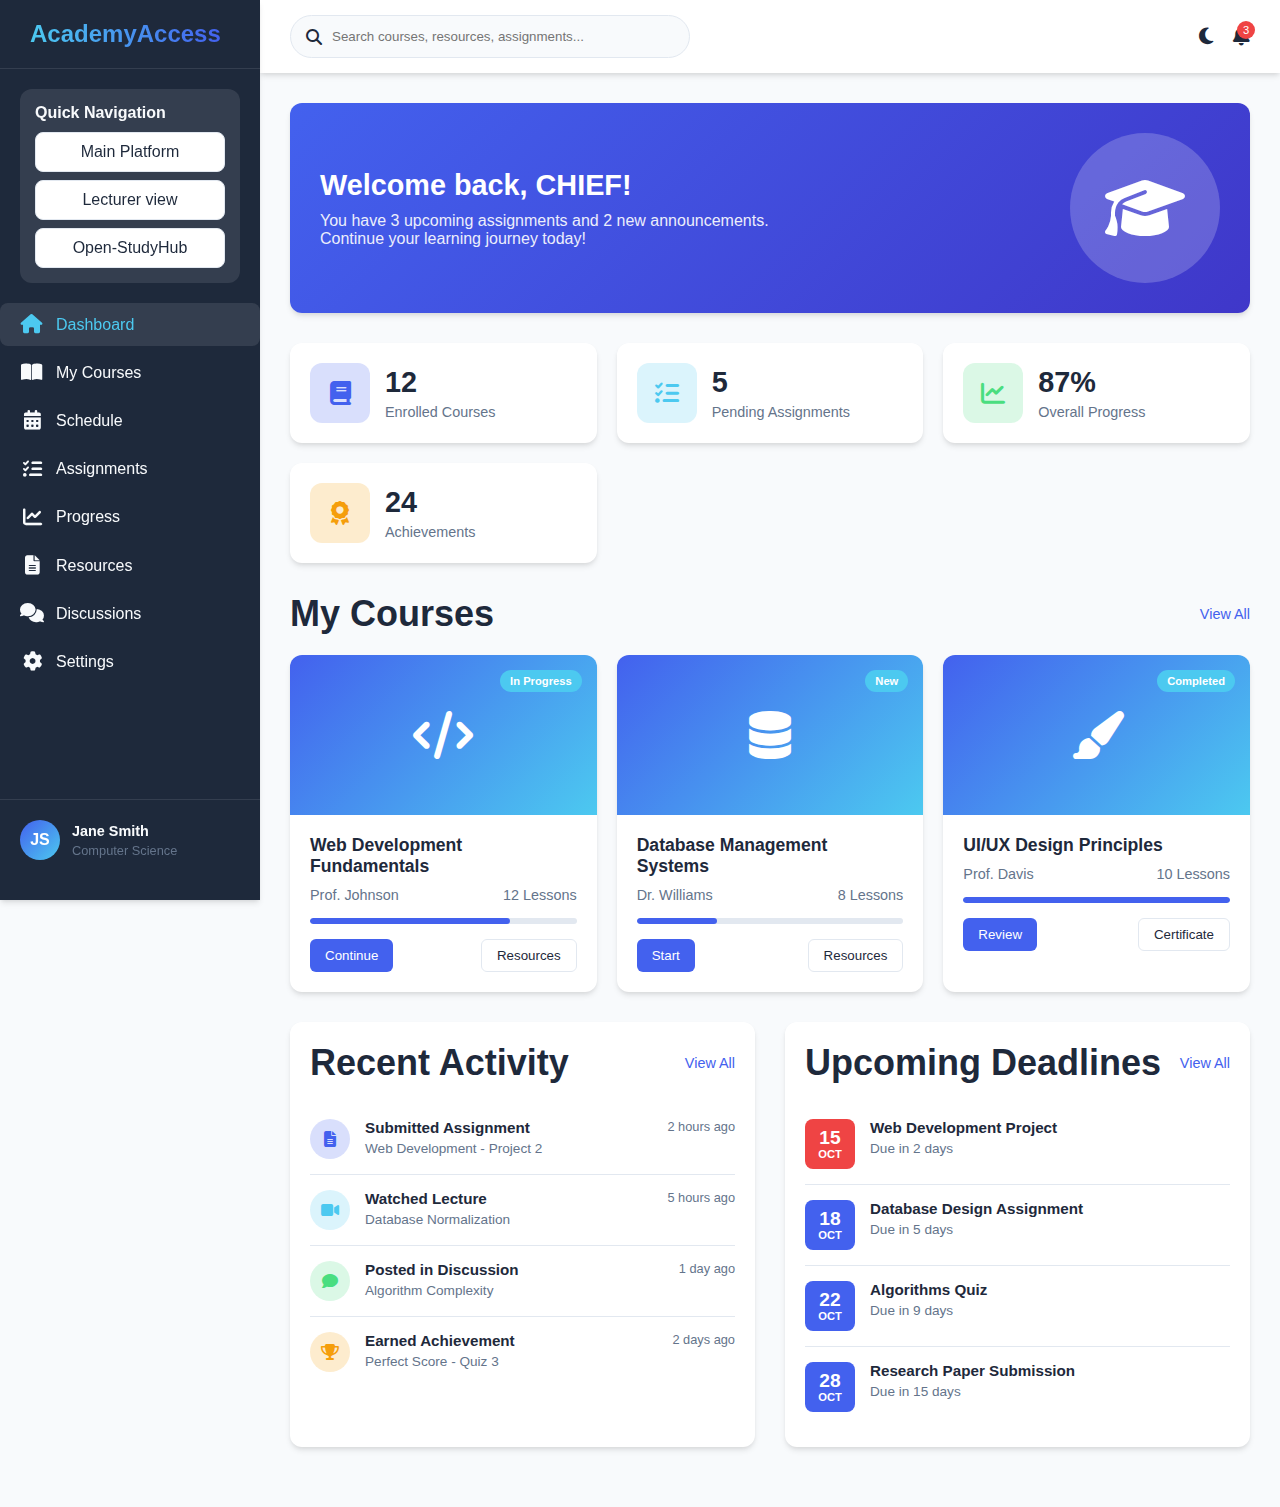
<file: Student Dashboard 2.0.html>
<!DOCTYPE html>
<html lang="en">
<head>
    <meta charset="UTF-8">
    <meta name="viewport" content="width=device-width, initial-scale=1.0">
    <title>Student Dashboard - Academy Access</title>
    <link rel="stylesheet" href="https://cdnjs.cloudflare.com/ajax/libs/font-awesome/6.4.0/css/all.min.css">
    <link rel="stylesheet" href="css/student.css">
</head>
<body>
    <div class="container">
        <!-- Sidebar Backdrop -->
        <div class="sidebar-backdrop" id="sidebarBackdrop"></div>
        
        <!-- Sidebar -->
        <aside class="sidebar">
            <div class="logo">
                <div class="logo-icon"></div>
                <div class="logo-text">AcademyAccess</div>
            </div>
            
            <div class="sidebar-card">
                <h4>Quick Navigation</h4>
                <div class="sidebar-buttons">
                    <a href="index.html" class="nav-btn">Main Platform</a>
                    <a href="lecturer 4.0.html" class="nav-btn">Lecturer view</a>
                    <a href="Open Study hub.html" class="nav-btn">Open-StudyHub</a>
                </div>
            </div>
            
            <ul class="nav-links">
                <li><a href="#" class="active"><i class="fas fa-home"></i> <span>Dashboard</span></a></li>
                <li><a href="#"><i class="fas fa-book-open"></i> <span>My Courses</span></a></li>
                <li><a href="#"><i class="fas fa-calendar-alt"></i> <span>Schedule</span></a></li>
                <li><a href="#"><i class="fas fa-tasks"></i> <span>Assignments</span></a></li>
                <li><a href="#"><i class="fas fa-chart-line"></i> <span>Progress</span></a></li>
                <li><a href="#"><i class="fas fa-file-alt"></i> <span>Resources</span></a></li>
                <li><a href="#"><i class="fas fa-comments"></i> <span>Discussions</span></a></li>
                <li><a href="#"><i class="fas fa-cog"></i> <span>Settings</span></a></li>
            </ul>
            
            <div class="user-profile">
                <div class="user-avatar">JS</div>
                <div class="user-info">
                    <h4>Jane Smith</h4>
                    <p>Computer Science</p>
                </div>
            </div>
        </aside>

        <!-- Main Content -->
        <main class="main-content">
            <!-- Header -->
            <header class="header">
                <button class="mobile-menu-btn" id="mobileMenuBtn">
                    <i class="fas fa-bars"></i>
                </button>
                <div class="search-bar">
                    <i class="fas fa-search"></i>
                    <input type="text" placeholder="Search courses, resources, assignments...">
                </div>
                <div class="header-actions">
                    <button class="theme-toggle" id="themeToggle">
                        <i class="fas fa-moon"></i>
                    </button>
                    <button class="notification-btn">
                        <i class="fas fa-bell"></i>
                    </button>
                </div>
            </header>

            <!-- Content -->
            <div class="content">
                <!-- Welcome Banner -->
                <section class="welcome-banner">
                    <div class="welcome-text">
                        <h1>Welcome back, CHIEF!</h1>
                        <p>You have 3 upcoming assignments and 2 new announcements. Continue your learning journey today!</p>
                    </div>
                    <div class="welcome-image">
                        <i class="fas fa-graduation-cap"></i>
                    </div>
                </section>

                <!-- Stats Grid -->
                <section class="stats-grid">
                    <div class="stat-card stat-1">
                        <div class="stat-icon">
                            <i class="fas fa-book"></i>
                        </div>
                        <div class="stat-info">
                            <h3>12</h3>
                            <p>Enrolled Courses</p>
                        </div>
                    </div>
                    <div class="stat-card stat-2">
                        <div class="stat-icon">
                            <i class="fas fa-tasks"></i>
                        </div>
                        <div class="stat-info">
                            <h3>5</h3>
                            <p>Pending Assignments</p>
                        </div>
                    </div>
                    <div class="stat-card stat-3">
                        <div class="stat-icon">
                            <i class="fas fa-chart-line"></i>
                        </div>
                        <div class="stat-info">
                            <h3>87%</h3>
                            <p>Overall Progress</p>
                        </div>
                    </div>
                    <div class="stat-card stat-4">
                        <div class="stat-icon">
                            <i class="fas fa-award"></i>
                        </div>
                        <div class="stat-info">
                            <h3>24</h3>
                            <p>Achievements</p>
                        </div>
                    </div>
                </section>

                <!-- My Courses -->
                <section class="courses-section">
                    <div class="section-title">
                        <h2>My Courses</h2>
                        <a href="#" class="view-all">View All</a>
                    </div>
                    <div class="courses-grid">
                        <div class="course-card">
                            <div class="course-image">
                                <i class="fas fa-code"></i>
                                <div class="course-badge">In Progress</div>
                            </div>
                            <div class="course-content">
                                <h3 class="course-title">Web Development Fundamentals</h3>
                                <div class="course-info">
                                    <span>Prof. Johnson</span>
                                    <span>12 Lessons</span>
                                </div>
                                <div class="progress-bar">
                                    <div class="progress" style="width: 75%"></div>
                                </div>
                                <div class="course-actions">
                                    <button class="btn btn-primary">Continue</button>
                                    <button class="btn btn-outline">Resources</button>
                                </div>
                            </div>
                        </div>
                        <div class="course-card">
                            <div class="course-image">
                                <i class="fas fa-database"></i>
                                <div class="course-badge">New</div>
                            </div>
                            <div class="course-content">
                                <h3 class="course-title">Database Management Systems</h3>
                                <div class="course-info">
                                    <span>Dr. Williams</span>
                                    <span>8 Lessons</span>
                                </div>
                                <div class="progress-bar">
                                    <div class="progress" style="width: 30%"></div>
                                </div>
                                <div class="course-actions">
                                    <button class="btn btn-primary">Start</button>
                                    <button class="btn btn-outline">Resources</button>
                                </div>
                            </div>
                        </div>
                        <div class="course-card">
                            <div class="course-image">
                                <i class="fas fa-paint-brush"></i>
                                <div class="course-badge">Completed</div>
                            </div>
                            <div class="course-content">
                                <h3 class="course-title">UI/UX Design Principles</h3>
                                <div class="course-info">
                                    <span>Prof. Davis</span>
                                    <span>10 Lessons</span>
                                </div>
                                <div class="progress-bar">
                                    <div class="progress" style="width: 100%"></div>
                                </div>
                                <div class="course-actions">
                                    <button class="btn btn-primary">Review</button>
                                    <button class="btn btn-outline">Certificate</button>
                                </div>
                            </div>
                        </div>
                    </div>
                </section>

                <!-- Recent Activity & Upcoming Deadlines -->
                <div class="content-grid">
                    <!-- Recent Activity -->
                    <section class="recent-activity">
                        <div class="section-title">
                            <h2>Recent Activity</h2>
                            <a href="#" class="view-all">View All</a>
                        </div>
                        <ul class="activity-list">
                            <li class="activity-item activity-1">
                                <div class="activity-icon">
                                    <i class="fas fa-file-alt"></i>
                                </div>
                                <div class="activity-content">
                                    <h4>Submitted Assignment</h4>
                                    <p>Web Development - Project 2</p>
                                </div>
                                <div class="activity-time">2 hours ago</div>
                            </li>
                            <li class="activity-item activity-2">
                                <div class="activity-icon">
                                    <i class="fas fa-video"></i>
                                </div>
                                <div class="activity-content">
                                    <h4>Watched Lecture</h4>
                                    <p>Database Normalization</p>
                                </div>
                                <div class="activity-time">5 hours ago</div>
                            </li>
                            <li class="activity-item activity-3">
                                <div class="activity-icon">
                                    <i class="fas fa-comment"></i>
                                </div>
                                <div class="activity-content">
                                    <h4>Posted in Discussion</h4>
                                    <p>Algorithm Complexity</p>
                                </div>
                                <div class="activity-time">1 day ago</div>
                            </li>
                            <li class="activity-item activity-4">
                                <div class="activity-icon">
                                    <i class="fas fa-trophy"></i>
                                </div>
                                <div class="activity-content">
                                    <h4>Earned Achievement</h4>
                                    <p>Perfect Score - Quiz 3</p>
                                </div>
                                <div class="activity-time">2 days ago</div>
                            </li>
                        </ul>
                    </section>

                    <!-- Upcoming Deadlines -->
                    <section class="upcoming-deadlines">
                        <div class="section-title">
                            <h2>Upcoming Deadlines</h2>
                            <a href="#" class="view-all">View All</a>
                        </div>
                        <div class="deadline-list">
                            <div class="deadline-item deadline-urgent">
                                <div class="deadline-date">
                                    <div class="day">15</div>
                                    <div class="month">OCT</div>
                                </div>
                                <div class="deadline-content">
                                    <h4>Web Development Project</h4>
                                    <p>Due in 2 days</p>
                                </div>
                            </div>
                            <div class="deadline-item">
                                <div class="deadline-date">
                                    <div class="day">18</div>
                                    <div class="month">OCT</div>
                                </div>
                                <div class="deadline-content">
                                    <h4>Database Design Assignment</h4>
                                    <p>Due in 5 days</p>
                                </div>
                            </div>
                            <div class="deadline-item">
                                <div class="deadline-date">
                                    <div class="day">22</div>
                                    <div class="month">OCT</div>
                                </div>
                                <div class="deadline-content">
                                    <h4>Algorithms Quiz</h4>
                                    <p>Due in 9 days</p>
                                </div>
                            </div>
                            <div class="deadline-item">
                                <div class="deadline-date">
                                    <div class="day">28</div>
                                    <div class="month">OCT</div>
                                </div>
                                <div class="deadline-content">
                                    <h4>Research Paper Submission</h4>
                                    <p>Due in 15 days</p>
                                </div>
                            </div>
                        </div>
                    </section>
                </div>
            </div>
        </main>
    </div>

   
    <script src="js/student.js"></script>
</body>
</html>
</file>
<file: css/main.css>
:root {
      --brand: #0088cc;
      --bg: #0e1621;
      --card: #17212b;
      --muted: #6b7b8d;
      --text: #e1e9f2;
      --border: #2b5278;
      --hover: #1f2d3d;
      --error: #ff3b30;
      --success: #4cd964;
      --accent: #ffd700;
      --warning: #ff9500;
    }
    
    [data-theme='light'] {
      --bg: #f5f5f5;
      --card: #ffffff;
      --muted: #6b7280;
      --text: #1a1a1a;
      --border: #e1e5e9;
      --hover: #f0f0f0;
      --error: #ff3b30;
      --success: #4cd964;
      --accent: #b8860b;
      --warning: #ff9500;
    }

    * {
      box-sizing: border-box;
      margin: 0;
      padding: 0;
    }

    html, body {
      height: 100%;
      font-family: -apple-system, BlinkMacSystemFont, 'Segoe UI', Roboto, Oxygen, Ubuntu, Cantarell, sans-serif;
      background: var(--bg);
      color: var(--text);
      -webkit-font-smoothing: antialiased;
      line-height: 1.5;
    }

    header {
      background: linear-gradient(135deg, var(--brand), #005999);
      color: #fff;
      padding: 16px;
      text-align: center;
      font-weight: 600;
      position: sticky;
      top: 0;
      z-index: 100;
      box-shadow: 0 2px 20px rgba(0,0,0,0.3);
    }

    .container {
      max-width: 1200px;
      margin: 20px auto;
      padding: 0 16px;
    }

    .topbar {
      display: flex;
      gap: 16px;
      align-items: center;
      justify-content: space-between;
      margin-bottom: 20px;
      flex-wrap: wrap;
    }

    .tabs {
      display: flex;
      border-radius: 10px;
      background: rgba(255,255,255,0.1);
      padding: 4px;
      flex-wrap: wrap;
    }

    .tabs button {
      padding: 10px 20px;
      border: 0;
      background: transparent;
      color: #fff;
      opacity: 0.8;
      cursor: pointer;
      border-radius: 8px;
      font-weight: 500;
      transition: all 0.2s ease;
      white-space: nowrap;
    }

    .tabs button:hover {
      opacity: 1;
      background: rgba(255,255,255,0.1);
    }

    .tabs button.active {
      background: rgba(255,255,255,0.2);
      opacity: 1;
    }

    .controls {
      display: flex;
      gap: 12px;
      align-items: center;
      flex-wrap: wrap;
    }

    .muted {
      color: var(--muted);
      font-size: 0.9rem;
    }

    .grid {
      display: grid;
      grid-template-columns: 1fr 340px;
      gap: 20px;
    }

    .card {
      background: var(--card);
      padding: 20px;
      border-radius: 14px;
      box-shadow: 0 4px 12px rgba(0,0,0,0.15);
      border: 1px solid var(--border);
    }

    .full {
      grid-column: 1 / -1;
    }

    h1, h2, h3, h4, h5 {
      margin: 0 0 12px 0;
      color: var(--text);
      font-weight: 600;
    }

    h1 { font-size: 2.2rem; }
    h2 { font-size: 1.8rem; }
    h3 { font-size: 1.4rem; }
    h4 { font-size: 1.2rem; }
    h5 { font-size: 1.1rem; }

    input, select, button, textarea {
      font-size: 15px;
      font-family: inherit;
    }

    .field {
      display: flex;
      flex-direction: column;
      margin-bottom: 16px;
    }

    .field label {
      margin-bottom: 6px;
      font-weight: 500;
      color: var(--text);
    }

    input, select, textarea {
      padding: 12px;
      border-radius: 10px;
      border: 1px solid var(--border);
      background: var(--bg);
      color: var(--text);
      transition: border 0.2s ease;
      width: 100%;
    }

    input:focus, select:focus, textarea:focus {
      outline: none;
      border-color: var(--brand);
    }

    input.error {
      border-color: var(--error);
    }

    button {
      cursor: pointer;
      transition: all 0.2s ease;
      font-weight: 500;
      border: none;
      display: inline-flex;
      align-items: center;
      justify-content: center;
      gap: 6px;
    }

    button.primary {
      background: var(--brand);
      color: #fff;
      padding: 12px 20px;
      border-radius: 10px;
    }

    button.primary:hover:not(:disabled) {
      opacity: 0.9;
      transform: translateY(-1px);
    }

    button.primary:disabled {
      opacity: 0.6;
      cursor: not-allowed;
      transform: none;
    }

    button.secondary {
      background: transparent;
      color: var(--text);
      padding: 10px 16px;
      border-radius: 8px;
      border: 1px solid var(--border);
    }

    button.secondary:hover:not(:disabled) {
      background: var(--hover);
    }

    button.accent {
      background: linear-gradient(135deg, var(--accent), #ffed4e);
      color: #000;
      padding: 12px 20px;
      border-radius: 10px;
      font-weight: 600;
    }

    button.accent:hover {
      opacity: 0.9;
      transform: translateY(-1px);
    }

    /* Lectures */
    .lecture {
      display: flex;
      justify-content: space-between;
      align-items: center;
      padding: 16px;
      border-radius: 12px;
      margin-bottom: 12px;
      background: var(--card);
      border: 1px solid var(--border);
      cursor: pointer;
      transition: all 0.2s ease;
    }

    .lecture:hover {
      background: var(--hover);
      transform: translateY(-2px);
      box-shadow: 0 4px 12px rgba(0,0,0,0.2);
    }

    .lecture .meta {
      display: flex;
      flex-direction: column;
      flex: 1;
    }

    /* Video area */
    .video-wrap {
      position: relative;
      border-radius: 12px;
      overflow: hidden;
      background: #000;
      margin-top: 12px;
    }

    .video-inner {
      position: relative;
      padding-top: 56.25%;
    }

    video {
      position: absolute;
      top: 0;
      left: 0;
      width: 100%;
      height: 100%;
      object-fit: contain;
      background: #000;
    }

    .watermark {
      position: absolute;
      padding: 8px 12px;
      border-radius: 8px;
      background: rgba(0, 0, 0, 0.7);
      backdrop-filter: blur(4px);
      color: #fff;
      font-weight: 600;
      font-size: 14px;
      pointer-events: none;
      z-index: 10;
    }

    /* PDF Library */
    .pdf-library {
      display: none;
    }

    .pdf-header {
      text-align: center;
      margin-bottom: 2rem;
      padding: 2rem;
      background: linear-gradient(135deg, rgba(255,215,0,0.1), rgba(255,215,0,0.05));
      border-radius: 14px;
      border: 1px solid rgba(255,215,0,0.2);
    }

    .pdf-header h2 {
      font-size: 2.2rem;
      color: var(--accent);
      margin-bottom: 0.5rem;
    }

    .pdf-header p {
      font-size: 1.1rem;
      color: var(--muted);
      font-style: italic;
    }

    .pdf-grid {
      display: grid;
      grid-template-columns: repeat(auto-fill, minmax(300px, 1fr));
      gap: 1.5rem;
      margin-top: 1rem;
    }

    .pdf-card {
      background: var(--card);
      border: 1px solid var(--border);
      border-radius: 12px;
      padding: 1.5rem;
      transition: all 0.3s ease;
      position: relative;
      overflow: hidden;
    }

    .pdf-card::before {
      content: '';
      position: absolute;
      top: 0;
      left: 0;
      right: 0;
      height: 3px;
      background: linear-gradient(90deg, var(--accent), var(--brand));
    }

    .pdf-card:hover {
      transform: translateY(-5px);
      box-shadow: 0 8px 25px rgba(0,0,0,0.3);
      border-color: var(--accent);
    }

    .pdf-title {
      font-size: 1.1rem;
      font-weight: 600;
      margin-bottom: 1rem;
      color: var(--text);
      line-height: 1.4;
    }

    .pdf-meta {
      display: flex;
      justify-content: space-between;
      align-items: center;
      margin-top: 1rem;
    }

    .pdf-course {
      font-size: 0.85rem;
      color: var(--muted);
      background: rgba(255,255,255,0.05);
      padding: 4px 8px;
      border-radius: 6px;
    }

    .download-btn {
      background: var(--brand);
      color: white;
      padding: 8px 16px;
      border-radius: 8px;
      text-decoration: none;
      font-size: 0.9rem;
      font-weight: 500;
      transition: all 0.2s ease;
      border: none;
      cursor: pointer;
      display: inline-flex;
      align-items: center;
      gap: 6px;
    }

    .download-btn:hover {
      background: #1e90ff;
      transform: translateY(-1px);
    }

    .download-btn.accent {
      background: linear-gradient(135deg, var(--accent), #ffed4e);
      color: #000;
    }

    .download-btn.accent:hover {
      opacity: 0.9;
    }

    .pdf-search {
      margin: 2rem 0;
      position: relative;
    }

    .pdf-search input {
      width: 100%;
      padding: 12px 45px 12px 16px;
      border-radius: 10px;
      border: 1px solid var(--border);
      background: var(--bg);
      color: var(--text);
      font-size: 1rem;
    }

    .pdf-search::after {
      content: '🔍';
      position: absolute;
      right: 16px;
      top: 50%;
      transform: translateY(-50%);
      color: var(--muted);
    }

    /* Modal */
    .modal-backdrop {
      position: fixed;
      inset: 0;
      background: rgba(0, 0, 0, 0.7);
      display: none;
      align-items: center;
      justify-content: center;
      padding: 20px;
      z-index: 1000;
    }

    .modal {
      background: var(--card);
      padding: 24px;
      border-radius: 16px;
      max-width: 500px;
      width: 100%;
      border: 1px solid var(--border);
      box-shadow: 0 10px 30px rgba(0,0,0,0.3);
      max-height: 90vh;
      overflow-y: auto;
    }

    .show {
      display: flex;
    }

    /* Admin role warning */
    .admin-warning {
      background: rgba(255, 59, 48, 0.1);
      border: 1px solid rgba(255, 59, 48, 0.3);
      border-radius: 8px;
      padding: 12px;
      margin-top: 12px;
      font-size: 0.9rem;
    }

    .admin-warning p {
      margin: 0;
      color: var(--error);
    }

    /* Admin-only elements */
    .admin-only {
      display: none;
    }

    .admin-visible {
      display: block !important;
    }

    /* Responsive */
    @media (max-width: 980px) {
      .grid {
        grid-template-columns: 1fr;
      }
      .topbar {
        flex-direction: column;
        align-items: stretch;
        gap: 12px;
      }
      .controls {
        justify-content: flex-end;
      }
      .pdf-grid {
        grid-template-columns: repeat(auto-fill, minmax(250px, 1fr));
      }
    }

    @media (max-width: 768px) {
      .tabs {
        width: 100%;
        justify-content: center;
      }
      .tabs button {
        flex: 1;
        min-width: 0;
      }
    }

    @media (max-width: 480px) {
      input, button, select {
        font-size: 16px;
      }
      .watermark {
        font-size: 12px;
        padding: 6px 10px;
      }
      .container {
        padding: 0 12px;
      }
      .card {
        padding: 16px;
      }
      .pdf-grid {
        grid-template-columns: 1fr;
      }
      .pdf-header h2 {
        font-size: 1.8rem;
      }
      h1 { font-size: 1.8rem; }
      h2 { font-size: 1.5rem; }
      h3 { font-size: 1.3rem; }
    }

    /* Utility Classes */
    .hidden {
      display: none !important;
    }

    .loading {
      opacity: 0.7;
      pointer-events: none;
    }

    .pulse {
      animation: pulse 1.5s ease-in-out infinite;
    }

    /* Animations */
    @keyframes fadeIn {
      from { opacity: 0; transform: translateY(20px); }
      to { opacity: 1; transform: translateY(0); }
    }

    @keyframes pulse {
      0% { opacity: 1; }
      50% { opacity: 0.5; }
      100% { opacity: 1; }
    }

    @keyframes slideIn {
      from { transform: translateX(100%); opacity: 0; }
      to { transform: translateX(0); opacity: 1; }
    }

    @keyframes slideOut {
      from { transform: translateX(0); opacity: 1; }
      to { transform: translateX(100%); opacity: 0; }
    }

    /* Status indicators */
    .status {
      display: inline-flex;
      align-items: center;
      gap: 6px;
      font-size: 0.8rem;
      padding: 4px 8px;
      border-radius: 12px;
      background: rgba(0, 136, 204, 0.2);
      color: var(--brand);
    }

    .status.success {
      background: rgba(76, 217, 100, 0.2);
      color: var(--success);
    }

    .status.error {
      background: rgba(255, 59, 48, 0.2);
      color: var(--error);
    }

    .status.warning {
      background: rgba(255, 149, 0, 0.2);
      color: var(--warning);
    }

    .status::before {
      content: "";
      width: 6px;
      height: 6px;
      border-radius: 50%;
      background: currentColor;
    }

    .error-message {
      color: var(--error);
      font-size: 0.85rem;
      margin-top: 4px;
      display: none;
    }

    .empty-state {
      text-align: center;
      padding: 40px 20px;
      color: var(--muted);
    }

    .empty-state h4 {
      margin-bottom: 8px;
    }

    .feature-badge {
      position: absolute;
      top: 12px;
      right: 12px;
      background: var(--accent);
      color: #000;
      padding: 4px 8px;
      border-radius: 6px;
      font-size: 0.7rem;
      font-weight: 600;
    }

    .stats-grid {
      display: grid;
      grid-template-columns: repeat(auto-fit, minmax(150px, 1fr));
      gap: 12px;
      margin-bottom: 20px;
    }

    .stat-card {
      background: var(--bg);
      padding: 16px;
      border-radius: 10px;
      text-align: center;
      border: 1px solid var(--border);
    }

    .stat-value {
      font-size: 1.5rem;
      font-weight: 700;
      color: var(--brand);
      margin-bottom: 4px;
    }

    .stat-label {
      font-size: 0.85rem;
      color: var(--muted);
    }

    /* Navigation Buttons */
    .navigation-buttons {
      display: flex;
      gap: 10px;
      margin-top: 20px;
      flex-wrap: wrap;
    }

    .nav-btn {
      background: var(--card);
      border: 1px solid var(--border);
      color: var(--text);
      padding: 10px 16px;
      border-radius: 8px;
      text-decoration: none;
      font-weight: 500;
      transition: all 0.2s ease;
      display: inline-flex;
      align-items: center;
      gap: 8px;
      cursor: pointer;
    }

    .nav-btn:hover {
      background: var(--hover);
      transform: translateY(-2px);
    }
    /* Navigation Buttons */
.navigation-buttons {
  display: flex;
  gap: 10px;
  margin-top: 15px;
  flex-wrap: wrap;
}

.nav-btn {
  background: var(--card);
  border: 1px solid var(--border);
  color: var(--text);
  padding: 10px 16px;
  border-radius: 8px;
  text-decoration: none;
  font-weight: 500;
  transition: all 0.2s ease;
  display: inline-flex;
  align-items: center;
  gap: 8px;
  cursor: pointer;
  flex: 1;
  min-width: 120px;
  justify-content: center;
  text-align: center;
}

.nav-btn:hover {
  background: var(--hover);
  transform: translateY(-2px);
  box-shadow: 0 4px 12px rgba(0,0,0,0.15);
}
</file>
<file: css/admin.css>
:root {
            --primary: #7c3aed;
            --secondary: #6d28d9;
            --accent: #f59e0b;
            --success: #10b981;
            --warning: #f59e0b;
            --danger: #ef4444;
            --info: #3b82f6;
            --dark: #1e293b;
            --light: #f8fafc;
            --gray: #64748b;
            --card-bg: #ffffff;
            --sidebar-bg: #1e293b;
            --header-bg: #ffffff;
            --text-dark: #1e293b;
            --text-light: #f8fafc;
            --border: #e2e8f0;
            --shadow: 0 4px 6px -1px rgba(0, 0, 0, 0.1), 0 2px 4px -1px rgba(0, 0, 0, 0.06);
            --radius: 12px;
        }

        .dark-mode {
            --primary: #a78bfa;
            --secondary: #7c3aed;
            --accent: #f59e0b;
            --dark: #0f172a;
            --light: #1e293b;
            --card-bg: #1e293b;
            --sidebar-bg: #0f172a;
            --header-bg: #1e293b;
            --text-dark: #f8fafc;
            --text-light: #f8fafc;
            --border: #334155;
            --shadow: 0 4px 6px -1px rgba(0, 0, 0, 0.3), 0 2px 4px -1px rgba(0, 0, 0, 0.2);
        }

        * {
            margin: 0;
            padding: 0;
            box-sizing: border-box;
            font-family: 'Segoe UI', Tahoma, Geneva, Verdana, sans-serif;
        }

        body {
            background-color: var(--light);
            color: var(--text-dark);
            transition: all 0.3s ease;
            overflow-x: hidden;
        }

        .container {
            display: flex;
            min-height: 100vh;
        }

        /* Sidebar Styles */
        .sidebar {
            width: 280px;
            background: var(--sidebar-bg);
            color: var(--text-light);
            padding: 20px 0;
            display: flex;
            flex-direction: column;
            transition: all 0.3s ease;
            box-shadow: var(--shadow);
            z-index: 100;
            position: fixed;
            height: 100vh;
            overflow-y: auto;
        }

        .logo {
            display: flex;
            align-items: center;
            padding: 0 20px 20px;
            border-bottom: 1px solid rgba(255, 255, 255, 0.1);
            margin-bottom: 20px;
        }

        .logo-icon {
            font-size: 1.8rem;
            margin-right: 10px;
        }

        .logo-text {
            font-size: 1.5rem;
            font-weight: 700;
            background: linear-gradient(90deg, var(--accent), var(--primary));
            -webkit-background-clip: text;
            -webkit-text-fill-color: transparent;
        }

        .nav-links {
            list-style: none;
            flex: 1;
        }

        .nav-links li {
            margin-bottom: 5px;
        }

        .nav-links a {
            display: flex;
            align-items: center;
            padding: 12px 20px;
            color: var(--text-light);
            text-decoration: none;
            border-radius: 8px;
            transition: all 0.2s ease;
        }

        .nav-links a:hover, .nav-links a.active {
            background: rgba(255, 255, 255, 0.1);
            color: var(--accent);
        }

        .nav-links i {
            margin-right: 12px;
            font-size: 1.2rem;
            width: 24px;
            text-align: center;
        }

        .user-profile {
            padding: 20px;
            border-top: 1px solid rgba(255, 255, 255, 0.1);
            display: flex;
            align-items: center;
        }

        .user-avatar {
            width: 45px;
            height: 45px;
            border-radius: 50%;
            background: linear-gradient(135deg, var(--primary), var(--accent));
            display: flex;
            align-items: center;
            justify-content: center;
            color: white;
            font-weight: bold;
            margin-right: 12px;
            font-size: 1.1rem;
        }

        .user-info h4 {
            font-size: 0.95rem;
            margin-bottom: 4px;
        }

        .user-info p {
            font-size: 0.8rem;
            color: var(--gray);
        }

        /* Main Content Styles */
        .main-content {
            flex: 1;
            display: flex;
            flex-direction: column;
            overflow: hidden;
            margin-left: 280px;
            width: calc(100% - 280px);
        }

        .header {
            background: var(--header-bg);
            padding: 15px 30px;
            display: flex;
            justify-content: space-between;
            align-items: center;
            box-shadow: var(--shadow);
            z-index: 10;
            position: sticky;
            top: 0;
        }

        .search-bar {
            display: flex;
            align-items: center;
            background: var(--light);
            border-radius: 30px;
            padding: 8px 15px;
            width: 400px;
            border: 1px solid var(--border);
        }

        .search-bar input {
            border: none;
            background: transparent;
            width: 100%;
            padding: 5px 10px;
            outline: none;
            color: var(--text-dark);
        }

        .header-actions {
            display: flex;
            align-items: center;
            gap: 20px;
        }

        .theme-toggle, .notification-btn {
            background: none;
            border: none;
            color: var(--text-dark);
            font-size: 1.2rem;
            cursor: pointer;
            position: relative;
        }

        .notification-btn::after {
            content: '7';
            position: absolute;
            top: -5px;
            right: -5px;
            width: 18px;
            height: 18px;
            background: var(--danger);
            border-radius: 50%;
            color: white;
            font-size: 0.7rem;
            display: flex;
            align-items: center;
            justify-content: center;
        }

        .content {
            flex: 1;
            padding: 30px;
            overflow-y: auto;
        }

        .welcome-banner {
            background: linear-gradient(135deg, var(--primary), var(--secondary));
            color: white;
            border-radius: var(--radius);
            padding: 30px;
            margin-bottom: 30px;
            display: flex;
            justify-content: space-between;
            align-items: center;
            box-shadow: var(--shadow);
        }

        .welcome-text h1 {
            font-size: 1.8rem;
            margin-bottom: 10px;
        }

        .welcome-text p {
            opacity: 0.9;
            max-width: 500px;
        }

        .welcome-image {
            width: 150px;
            height: 150px;
            background: rgba(255, 255, 255, 0.2);
            border-radius: 50%;
            display: flex;
            align-items: center;
            justify-content: center;
            font-size: 4rem;
        }

        .stats-grid {
            display: grid;
            grid-template-columns: repeat(auto-fit, minmax(240px, 1fr));
            gap: 20px;
            margin-bottom: 30px;
        }

        .stat-card {
            background: var(--card-bg);
            border-radius: var(--radius);
            padding: 20px;
            box-shadow: var(--shadow);
            display: flex;
            align-items: center;
            transition: transform 0.3s ease;
            position: relative;
            overflow: hidden;
        }

        .stat-card::before {
            content: '';
            position: absolute;
            top: 0;
            left: 0;
            right: 0;
            height: 4px;
            background: linear-gradient(90deg, var(--primary), var(--accent));
        }

        .stat-card:hover {
            transform: translateY(-5px);
        }

        .stat-icon {
            width: 60px;
            height: 60px;
            border-radius: 12px;
            display: flex;
            align-items: center;
            justify-content: center;
            margin-right: 15px;
            font-size: 1.5rem;
        }

        .stat-1 .stat-icon { background: rgba(124, 58, 237, 0.2); color: var(--primary); }
        .stat-2 .stat-icon { background: rgba(245, 158, 11, 0.2); color: var(--accent); }
        .stat-3 .stat-icon { background: rgba(16, 185, 129, 0.2); color: var(--success); }
        .stat-4 .stat-icon { background: rgba(59, 130, 246, 0.2); color: var(--info); }

        .stat-info h3 {
            font-size: 1.8rem;
            margin-bottom: 5px;
        }

        .stat-info p {
            color: var(--gray);
            font-size: 0.9rem;
        }

        .stat-trend {
            margin-left: auto;
            font-size: 0.8rem;
            font-weight: 600;
            padding: 4px 8px;
            border-radius: 20px;
        }

        .trend-up {
            background: rgba(16, 185, 129, 0.2);
            color: var(--success);
        }

        .trend-down {
            background: rgba(239, 68, 68, 0.2);
            color: var(--danger);
        }

        .section-title {
            font-size: 1.5rem;
            margin-bottom: 20px;
            display: flex;
            align-items: center;
            justify-content: space-between;
        }

        .view-all {
            color: var(--primary);
            text-decoration: none;
            font-size: 0.9rem;
            font-weight: 500;
        }

        .content-grid {
            display: grid;
            grid-template-columns: 1fr 1fr;
            gap: 30px;
            margin-bottom: 30px;
        }

        .recent-activity, .system-health {
            background: var(--card-bg);
            border-radius: var(--radius);
            padding: 20px;
            box-shadow: var(--shadow);
        }

        .activity-list, .health-list {
            list-style: none;
        }

        .activity-item, .health-item {
            display: flex;
            padding: 15px 0;
            border-bottom: 1px solid var(--border);
        }

        .activity-item:last-child, .health-item:last-child {
            border-bottom: none;
        }

        .activity-icon, .health-icon {
            width: 40px;
            height: 40px;
            border-radius: 50%;
            display: flex;
            align-items: center;
            justify-content: center;
            margin-right: 15px;
            font-size: 1rem;
        }

        .activity-1 .activity-icon { background: rgba(124, 58, 237, 0.2); color: var(--primary); }
        .activity-2 .activity-icon { background: rgba(245, 158, 11, 0.2); color: var(--accent); }
        .activity-3 .activity-icon { background: rgba(16, 185, 129, 0.2); color: var(--success); }
        .activity-4 .activity-icon { background: rgba(239, 68, 68, 0.2); color: var(--danger); }

        .health-1 .health-icon { background: rgba(16, 185, 129, 0.2); color: var(--success); }
        .health-2 .health-icon { background: rgba(245, 158, 11, 0.2); color: var(--warning); }
        .health-3 .health-icon { background: rgba(239, 68, 68, 0.2); color: var(--danger); }

        .activity-content h4, .health-content h4 {
            font-size: 0.95rem;
            margin-bottom: 5px;
        }

        .activity-content p, .health-content p {
            color: var(--gray);
            font-size: 0.85rem;
        }

        .activity-time, .health-status {
            color: var(--gray);
            font-size: 0.8rem;
            margin-left: auto;
            text-align: right;
        }

        .health-status.good {
            color: var(--success);
        }

        .health-status.warning {
            color: var(--warning);
        }

        .health-status.critical {
            color: var(--danger);
        }

        .user-management, .system-settings {
            background: var(--card-bg);
            border-radius: var(--radius);
            padding: 20px;
            box-shadow: var(--shadow);
            margin-bottom: 30px;
        }

        .user-table {
            width: 100%;
            border-collapse: collapse;
        }

        .user-table th, .user-table td {
            padding: 12px 15px;
            text-align: left;
            border-bottom: 1px solid var(--border);
        }

        .user-table th {
            font-weight: 600;
            color: var(--gray);
            font-size: 0.9rem;
        }

        .user-table tr:hover {
            background: var(--light);
        }

        .user-role {
            padding: 4px 8px;
            border-radius: 20px;
            font-size: 0.8rem;
            font-weight: 500;
        }

        .role-admin {
            background: rgba(124, 58, 237, 0.2);
            color: var(--primary);
        }

        .role-lecturer {
            background: rgba(245, 158, 11, 0.2);
            color: var(--accent);
        }

        .role-student {
            background: rgba(16, 185, 129, 0.2);
            color: var(--success);
        }

        .user-status {
            display: inline-block;
            width: 8px;
            height: 8px;
            border-radius: 50%;
            margin-right: 5px;
        }

        .status-active {
            background: var(--success);
        }

        .status-inactive {
            background: var(--gray);
        }

        .status-suspended {
            background: var(--danger);
        }

        .btn {
            padding: 8px 15px;
            border-radius: 6px;
            border: none;
            font-weight: 500;
            cursor: pointer;
            transition: all 0.2s ease;
            display: flex;
            align-items: center;
            gap: 5px;
            font-size: 0.85rem;
        }

        .btn-primary {
            background: var(--primary);
            color: white;
        }

        .btn-outline {
            background: transparent;
            border: 1px solid var(--border);
            color: var(--text-dark);
        }

        .btn-success {
            background: var(--success);
            color: white;
        }

        .btn-danger {
            background: var(--danger);
            color: white;
        }

        .btn-primary:hover {
            background: var(--secondary);
        }

        .btn-outline:hover {
            background: var(--light);
        }

        .btn-danger:hover {
            background: #dc2626;
        }

        .mobile-menu-btn {
            display: none;
            background: none;
            border: none;
            font-size: 1.5rem;
            color: var(--text-dark);
            cursor: pointer;
        }

        /* Quick Actions */
        .quick-actions {
            display: grid;
            grid-template-columns: repeat(auto-fit, minmax(200px, 1fr));
            gap: 15px;
            margin-bottom: 30px;
        }

        .action-card {
            background: var(--card-bg);
            border-radius: var(--radius);
            padding: 20px;
            box-shadow: var(--shadow);
            display: flex;
            flex-direction: column;
            align-items: center;
            text-align: center;
            transition: transform 0.3s ease;
            cursor: pointer;
        }

        .action-card:hover {
            transform: translateY(-5px);
        }

        .action-icon {
            width: 50px;
            height: 50px;
            border-radius: 50%;
            display: flex;
            align-items: center;
            justify-content: center;
            margin-bottom: 10px;
            font-size: 1.3rem;
            background: rgba(124, 58, 237, 0.1);
            color: var(--primary);
        }

        .action-card h3 {
            font-size: 0.95rem;
            margin-bottom: 5px;
        }

        .action-card p {
            color: var(--gray);
            font-size: 0.8rem;
        }

        /* Settings Grid */
        .settings-grid {
            display: grid;
            grid-template-columns: repeat(auto-fit, minmax(300px, 1fr));
            gap: 20px;
        }

        .setting-card {
            background: var(--card-bg);
            border-radius: var(--radius);
            padding: 20px;
            box-shadow: var(--shadow);
        }

        .setting-header {
            display: flex;
            align-items: center;
            margin-bottom: 15px;
        }

        .setting-icon {
            width: 40px;
            height: 40px;
            border-radius: 10px;
            display: flex;
            align-items: center;
            justify-content: center;
            margin-right: 12px;
            font-size: 1.2rem;
            background: rgba(124, 58, 237, 0.1);
            color: var(--primary);
        }

        .setting-title {
            font-size: 1.1rem;
            font-weight: 600;
        }

        .setting-description {
            color: var(--gray);
            font-size: 0.9rem;
            margin-bottom: 15px;
        }

        .toggle-switch {
            position: relative;
            display: inline-block;
            width: 50px;
            height: 24px;
        }

        .toggle-switch input {
            opacity: 0;
            width: 0;
            height: 0;
        }

        .toggle-slider {
            position: absolute;
            cursor: pointer;
            top: 0;
            left: 0;
            right: 0;
            bottom: 0;
            background-color: var(--border);
            transition: .4s;
            border-radius: 24px;
        }

        .toggle-slider:before {
            position: absolute;
            content: "";
            height: 16px;
            width: 16px;
            left: 4px;
            bottom: 4px;
            background-color: white;
            transition: .4s;
            border-radius: 50%;
        }

        input:checked + .toggle-slider {
            background-color: var(--primary);
        }

        input:checked + .toggle-slider:before {
            transform: translateX(26px);
        }

        /* Responsive Styles */
        @media (max-width: 1200px) {
            .main-content {
                margin-left: 0;
                width: 100%;
            }
            
            .sidebar {
                transform: translateX(-100%);
                width: 280px;
            }
            
            .sidebar.active {
                transform: translateX(0);
            }
            
            .mobile-menu-btn {
                display: block;
            }
            
            .content-grid {
                grid-template-columns: 1fr;
            }
        }

        @media (max-width: 992px) {
            .welcome-banner {
                flex-direction: column;
                text-align: center;
            }
            
            .welcome-image {
                margin-top: 20px;
                width: 120px;
                height: 120px;
                font-size: 3rem;
            }
            
            .content-grid {
                grid-template-columns: 1fr;
            }

            .quick-actions {
                grid-template-columns: repeat(2, 1fr);
            }

            .user-table {
                display: block;
                overflow-x: auto;
            }
        }

        @media (max-width: 768px) {
            .header {
                flex-direction: column;
                gap: 15px;
                padding: 15px;
            }
            
            .search-bar {
                width: 100%;
                max-width: 400px;
            }
            
            .stats-grid {
                grid-template-columns: repeat(2, 1fr);
            }
            
            .content-grid {
                grid-template-columns: 1fr;
                gap: 20px;
            }
            
            .welcome-text h1 {
                font-size: 1.5rem;
            }
            
            .section-title {
                font-size: 1.3rem;
            }

            .quick-actions {
                grid-template-columns: 1fr;
            }

            .settings-grid {
                grid-template-columns: 1fr;
            }
        }

        @media (max-width: 576px) {
            .stats-grid {
                grid-template-columns: 1fr;
            }
            
            .content {
                padding: 20px;
            }
            
            .welcome-banner {
                padding: 20px;
            }
            
            .stat-card {
                padding: 15px;
            }
            
            .btn {
                padding: 6px 12px;
                font-size: 0.85rem;
            }
        }

        @media (max-width: 480px) {
            .header-actions {
                gap: 15px;
            }
            
            .stat-icon {
                width: 50px;
                height: 50px;
                font-size: 1.2rem;
                margin-right: 12px;
            }
            
            .stat-info h3 {
                font-size: 1.5rem;
            }
            
            .activity-icon, .health-icon {
                width: 35px;
                height: 35px;
                margin-right: 12px;
            }
        }

        /* Animation for cards */
        .stat-card, .action-card, .setting-card {
            opacity: 0;
            transform: translateY(20px);
            transition: opacity 0.5s ease, transform 0.5s ease;
        }
        /* Navigation Buttons */
.navigation-buttons {
  display: flex;
  gap: 10px;
  margin-top: 15px;
  flex-wrap: wrap;
}

.nav-btn {
  background: var(--card-bg);
  border: 1px solid var(--border);
  color: var(--text-dark);
  padding: 10px 16px;
  border-radius: 8px;
  text-decoration: none;
  font-weight: 500;
  transition: all 0.2s ease;
  display: inline-flex;
  align-items: center;
  gap: 8px;
  cursor: pointer;
  flex: 1;
  min-width: 120px;
  justify-content: center;
  text-align: center;
}

.nav-btn:hover {
  background: var(--light);
  transform: translateY(-2px);
  box-shadow: 0 4px 12px rgba(0,0,0,0.15);
}
</file>
<file: css/lecturer.css>
:root {
            --primary: #4361ee;
            --secondary: #3f37c9;
            --accent: #4cc9f0;
            --success: #4ade80;
            --warning: #f59e0b;
            --danger: #ef4444;
            --dark: #1e293b;
            --light: #f8fafc;
            --gray: #64748b;
            --card-bg: #ffffff;
            --sidebar-bg: #1e293b;
            --header-bg: #ffffff;
            --text-dark: #1e293b;
            --text-light: #f8fafc;
            --border: #e2e8f0;
            --shadow: 0 4px 6px -1px rgba(0, 0, 0, 0.1), 0 2px 4px -1px rgba(0, 0, 0, 0.06);
            --radius: 12px;
        }

        .dark-mode {
            --primary: #4cc9f0;
            --secondary: #4361ee;
            --accent: #7209b7;
            --dark: #0f172a;
            --light: #1e293b;
            --card-bg: #1e293b;
            --sidebar-bg: #0f172a;
            --header-bg: #1e293b;
            --text-dark: #f8fafc;
            --text-light: #f8fafc;
            --border: #334155;
            --shadow: 0 4px 6px -1px rgba(0, 0, 0, 0.3), 0 2px 4px -1px rgba(0, 0, 0, 0.2);
        }

        * {
            margin: 0;
            padding: 0;
            box-sizing: border-box;
            font-family: 'Segoe UI', Tahoma, Geneva, Verdana, sans-serif;
        }

        body {
            background-color: var(--light);
            color: var(--text-dark);
            transition: all 0.3s ease;
            overflow-x: hidden;
        }

        .container {
            display: flex;
            min-height: 100vh;
        }

        /* Sidebar Styles */
        .sidebar {
            width: 280px;
            background: var(--sidebar-bg);
            color: var(--text-light);
            padding: 20px 0;
            display: flex;
            flex-direction: column;
            transition: all 0.3s ease;
            box-shadow: var(--shadow);
            z-index: 100;
            position: fixed;
            height: 100vh;
            overflow-y: auto;
        }

        .logo {
            display: flex;
            align-items: center;
            padding: 0 20px 20px;
            border-bottom: 1px solid rgba(255, 255, 255, 0.1);
            margin-bottom: 20px;
        }

        .logo-icon {
            font-size: 1.8rem;
            margin-right: 10px;
        }

        .logo-text {
            font-size: 1.5rem;
            font-weight: 700;
            background: linear-gradient(90deg, var(--accent), var(--primary));
            -webkit-background-clip: text;
            -webkit-text-fill-color: transparent;
        }

        .nav-links {
            list-style: none;
            flex: 1;
        }

        .nav-links li {
            margin-bottom: 5px;
        }

        .nav-links a {
            display: flex;
            align-items: center;
            padding: 12px 20px;
            color: var(--text-light);
            text-decoration: none;
            border-radius: 8px;
            transition: all 0.2s ease;
        }

        .nav-links a:hover, .nav-links a.active {
            background: rgba(255, 255, 255, 0.1);
            color: var(--accent);
        }

        .nav-links i {
            margin-right: 12px;
            font-size: 1.2rem;
            width: 24px;
            text-align: center;
        }

        .user-profile {
            padding: 20px;
            border-top: 1px solid rgba(255, 255, 255, 0.1);
            display: flex;
            align-items: center;
        }

        .user-avatar {
            width: 45px;
            height: 45px;
            border-radius: 50%;
            background: linear-gradient(135deg, var(--primary), var(--accent));
            display: flex;
            align-items: center;
            justify-content: center;
            color: white;
            font-weight: bold;
            margin-right: 12px;
            font-size: 1.1rem;
        }

        .user-info h4 {
            font-size: 0.95rem;
            margin-bottom: 4px;
        }

        .user-info p {
            font-size: 0.8rem;
            color: var(--gray);
        }

        /* Main Content Styles */
        .main-content {
            flex: 1;
            display: flex;
            flex-direction: column;
            overflow: hidden;
            margin-left: 280px;
            width: calc(100% - 280px);
        }

        .header {
            background: var(--header-bg);
            padding: 15px 30px;
            display: flex;
            justify-content: space-between;
            align-items: center;
            box-shadow: var(--shadow);
            z-index: 10;
            position: sticky;
            top: 0;
        }

        .search-bar {
            display: flex;
            align-items: center;
            background: var(--light);
            border-radius: 30px;
            padding: 8px 15px;
            width: 400px;
            border: 1px solid var(--border);
        }

        .search-bar input {
            border: none;
            background: transparent;
            width: 100%;
            padding: 5px 10px;
            outline: none;
            color: var(--text-dark);
        }

        .header-actions {
            display: flex;
            align-items: center;
            gap: 20px;
        }

        .theme-toggle, .notification-btn {
            background: none;
            border: none;
            color: var(--text-dark);
            font-size: 1.2rem;
            cursor: pointer;
            position: relative;
        }

        .notification-btn::after {
            content: '3';
            position: absolute;
            top: -5px;
            right: -5px;
            width: 18px;
            height: 18px;
            background: var(--danger);
            border-radius: 50%;
            color: white;
            font-size: 0.7rem;
            display: flex;
            align-items: center;
            justify-content: center;
        }

        .content {
            flex: 1;
            padding: 30px;
            overflow-y: auto;
        }

        .welcome-banner {
            background: linear-gradient(135deg, var(--primary), var(--secondary));
            color: white;
            border-radius: var(--radius);
            padding: 30px;
            margin-bottom: 30px;
            display: flex;
            justify-content: space-between;
            align-items: center;
            box-shadow: var(--shadow);
        }

        .welcome-text h1 {
            font-size: 1.8rem;
            margin-bottom: 10px;
        }

        .welcome-text p {
            opacity: 0.9;
            max-width: 500px;
        }

        .welcome-image {
            width: 150px;
            height: 150px;
            background: rgba(255, 255, 255, 0.2);
            border-radius: 50%;
            display: flex;
            align-items: center;
            justify-content: center;
            font-size: 4rem;
        }

        .stats-grid {
            display: grid;
            grid-template-columns: repeat(auto-fit, minmax(240px, 1fr));
            gap: 20px;
            margin-bottom: 30px;
        }

        .stat-card {
            background: var(--card-bg);
            border-radius: var(--radius);
            padding: 20px;
            box-shadow: var(--shadow);
            display: flex;
            align-items: center;
            transition: transform 0.3s ease;
            position: relative;
            overflow: hidden;
        }

        .stat-card::before {
            content: '';
            position: absolute;
            top: 0;
            left: 0;
            right: 0;
            height: 4px;
            background: linear-gradient(90deg, var(--primary), var(--accent));
        }

        .stat-card:hover {
            transform: translateY(-5px);
        }

        .stat-icon {
            width: 60px;
            height: 60px;
            border-radius: 12px;
            display: flex;
            align-items: center;
            justify-content: center;
            margin-right: 15px;
            font-size: 1.5rem;
        }

        .stat-1 .stat-icon { background: rgba(67, 97, 238, 0.2); color: var(--primary); }
        .stat-2 .stat-icon { background: rgba(76, 201, 240, 0.2); color: var(--accent); }
        .stat-3 .stat-icon { background: rgba(76, 222, 128, 0.2); color: var(--success); }
        .stat-4 .stat-icon { background: rgba(245, 158, 11, 0.2); color: var(--warning); }

        .stat-info h3 {
            font-size: 1.8rem;
            margin-bottom: 5px;
        }

        .stat-info p {
            color: var(--gray);
            font-size: 0.9rem;
        }

        .stat-trend {
            margin-left: auto;
            font-size: 0.8rem;
            font-weight: 600;
            padding: 4px 8px;
            border-radius: 20px;
        }

        .trend-up {
            background: rgba(76, 222, 128, 0.2);
            color: var(--success);
        }

        .trend-down {
            background: rgba(239, 68, 68, 0.2);
            color: var(--danger);
        }

        .section-title {
            font-size: 1.5rem;
            margin-bottom: 20px;
            display: flex;
            align-items: center;
            justify-content: space-between;
        }

        .view-all {
            color: var(--primary);
            text-decoration: none;
            font-size: 0.9rem;
            font-weight: 500;
        }

        .courses-grid {
            display: grid;
            grid-template-columns: repeat(auto-fill, minmax(300px, 1fr));
            gap: 20px;
            margin-bottom: 30px;
        }

        .course-card {
            background: var(--card-bg);
            border-radius: var(--radius);
            overflow: hidden;
            box-shadow: var(--shadow);
            transition: transform 0.3s ease;
            position: relative;
        }

        .course-card:hover {
            transform: translateY(-5px);
        }

        .course-image {
            height: 160px;
            background: linear-gradient(135deg, var(--primary), var(--accent));
            position: relative;
            display: flex;
            align-items: center;
            justify-content: center;
            color: white;
            font-size: 3rem;
        }

        .course-badge {
            position: absolute;
            top: 15px;
            right: 15px;
            background: var(--accent);
            color: white;
            padding: 5px 10px;
            border-radius: 20px;
            font-size: 0.7rem;
            font-weight: 600;
        }

        .course-content {
            padding: 20px;
        }

        .course-title {
            font-size: 1.1rem;
            margin-bottom: 10px;
        }

        .course-info {
            display: flex;
            justify-content: space-between;
            color: var(--gray);
            font-size: 0.9rem;
            margin-bottom: 15px;
        }

        .students-count {
            display: flex;
            align-items: center;
            gap: 5px;
        }

        .progress-bar {
            height: 6px;
            background: var(--border);
            border-radius: 3px;
            margin-bottom: 15px;
            overflow: hidden;
        }

        .progress {
            height: 100%;
            background: var(--primary);
            border-radius: 3px;
        }

        .course-actions {
            display: flex;
            justify-content: space-between;
        }

        .btn {
            padding: 8px 15px;
            border-radius: 6px;
            border: none;
            font-weight: 500;
            cursor: pointer;
            transition: all 0.2s ease;
            display: flex;
            align-items: center;
            gap: 5px;
        }

        .btn-primary {
            background: var(--primary);
            color: white;
        }

        .btn-outline {
            background: transparent;
            border: 1px solid var(--border);
            color: var(--text-dark);
        }

        .btn-success {
            background: var(--success);
            color: white;
        }

        .btn-warning {
            background: var(--warning);
            color: white;
        }

        .btn-primary:hover {
            background: var(--secondary);
        }

        .btn-outline:hover {
            background: var(--light);
        }

        .content-grid {
            display: grid;
            grid-template-columns: 1fr 1fr;
            gap: 30px;
            margin-bottom: 30px;
        }

        .recent-activity, .upcoming-sessions {
            background: var(--card-bg);
            border-radius: var(--radius);
            padding: 20px;
            box-shadow: var(--shadow);
        }

        .activity-list, .session-list {
            list-style: none;
        }

        .activity-item, .session-item {
            display: flex;
            padding: 15px 0;
            border-bottom: 1px solid var(--border);
        }

        .activity-item:last-child, .session-item:last-child {
            border-bottom: none;
        }

        .activity-icon, .session-icon {
            width: 40px;
            height: 40px;
            border-radius: 50%;
            display: flex;
            align-items: center;
            justify-content: center;
            margin-right: 15px;
            font-size: 1rem;
        }

        .activity-1 .activity-icon { background: rgba(67, 97, 238, 0.2); color: var(--primary); }
        .activity-2 .activity-icon { background: rgba(76, 201, 240, 0.2); color: var(--accent); }
        .activity-3 .activity-icon { background: rgba(76, 222, 128, 0.2); color: var(--success); }
        .activity-4 .activity-icon { background: rgba(245, 158, 11, 0.2); color: var(--warning); }

        .session-1 .session-icon { background: rgba(67, 97, 238, 0.2); color: var(--primary); }
        .session-2 .session-icon { background: rgba(76, 201, 240, 0.2); color: var(--accent); }
        .session-3 .session-icon { background: rgba(245, 158, 11, 0.2); color: var(--warning); }

        .activity-content h4, .session-content h4 {
            font-size: 0.95rem;
            margin-bottom: 5px;
        }

        .activity-content p, .session-content p {
            color: var(--gray);
            font-size: 0.85rem;
        }

        .activity-time, .session-time {
            color: var(--gray);
            font-size: 0.8rem;
            margin-left: auto;
            text-align: right;
        }

        .pending-assignments {
            background: var(--card-bg);
            border-radius: var(--radius);
            padding: 20px;
            box-shadow: var(--shadow);
            margin-bottom: 30px;
        }

        .assignment-item {
            display: flex;
            padding: 15px 0;
            border-bottom: 1px solid var(--border);
            align-items: center;
        }

        .assignment-item:last-child {
            border-bottom: none;
        }

        .assignment-info {
            flex: 1;
        }

        .assignment-info h4 {
            font-size: 0.95rem;
            margin-bottom: 5px;
        }

        .assignment-info p {
            color: var(--gray);
            font-size: 0.85rem;
        }

        .assignment-stats {
            display: flex;
            gap: 15px;
            margin-right: 15px;
        }

        .stat {
            text-align: center;
        }

        .stat-value {
            font-size: 1.1rem;
            font-weight: 600;
            margin-bottom: 2px;
        }

        .stat-label {
            font-size: 0.7rem;
            color: var(--gray);
        }

        .mobile-menu-btn {
            display: none;
            background: none;
            border: none;
            font-size: 1.5rem;
            color: var(--text-dark);
            cursor: pointer;
        }

        /* Quick Actions */
        .quick-actions {
            display: grid;
            grid-template-columns: repeat(auto-fit, minmax(200px, 1fr));
            gap: 15px;
            margin-bottom: 30px;
        }

        .action-card {
            background: var(--card-bg);
            border-radius: var(--radius);
            padding: 20px;
            box-shadow: var(--shadow);
            display: flex;
            flex-direction: column;
            align-items: center;
            text-align: center;
            transition: transform 0.3s ease;
            cursor: pointer;
        }

        .action-card:hover {
            transform: translateY(-5px);
        }

        .action-icon {
            width: 50px;
            height: 50px;
            border-radius: 50%;
            display: flex;
            align-items: center;
            justify-content: center;
            margin-bottom: 10px;
            font-size: 1.3rem;
            background: rgba(67, 97, 238, 0.1);
            color: var(--primary);
        }

        .action-card h3 {
            font-size: 0.95rem;
            margin-bottom: 5px;
        }

        .action-card p {
            color: var(--gray);
            font-size: 0.8rem;
        }

        /* Status indicators */
        .status-indicator {
            display: inline-block;
            width: 8px;
            height: 8px;
            border-radius: 50%;
            margin-right: 5px;
        }

        .status-active {
            background: var(--success);
        }

        .status-pending {
            background: var(--warning);
        }

        .status-inactive {
            background: var(--gray);
        }

        /* Backdrop for mobile menu */
        .sidebar-backdrop {
            display: none;
            position: fixed;
            top: 0;
            left: 0;
            width: 100%;
            height: 100%;
            background: rgba(0, 0, 0, 0.5);
            z-index: 99;
        }

        /* Animation for cards */
        .animate-on-scroll {
            opacity: 0;
            transform: translateY(20px);
            transition: opacity 0.5s ease, transform 0.5s ease;
        }

        .animate-in {
            opacity: 1;
            transform: translateY(0);
        }

        /* Responsive Styles */
        @media (max-width: 1200px) {
            .main-content {
                margin-left: 0;
                width: 100%;
            }
            
            .sidebar {
                transform: translateX(-100%);
                width: 280px;
            }
            
            .sidebar.active {
                transform: translateX(0);
            }
            
            .sidebar-backdrop.active {
                display: block;
            }
            
            .mobile-menu-btn {
                display: block;
            }
            
            .content-grid {
                grid-template-columns: 1fr;
            }
        }

        @media (max-width: 992px) {
            .welcome-banner {
                flex-direction: column;
                text-align: center;
            }
            
            .welcome-image {
                margin-top: 20px;
                width: 120px;
                height: 120px;
                font-size: 3rem;
            }
            
            .content-grid {
                grid-template-columns: 1fr;
            }

            .quick-actions {
                grid-template-columns: repeat(2, 1fr);
            }
        }

        @media (max-width: 768px) {
            .header {
                flex-direction: column;
                gap: 15px;
                padding: 15px;
            }
            
            .search-bar {
                width: 100%;
                max-width: 400px;
            }
            
            .stats-grid {
                grid-template-columns: repeat(2, 1fr);
            }
            
            .courses-grid {
                grid-template-columns: 1fr;
            }
            
            .content-grid {
                grid-template-columns: 1fr;
                gap: 20px;
            }
            
            .welcome-text h1 {
                font-size: 1.5rem;
            }
            
            .section-title {
                font-size: 1.3rem;
            }

            .quick-actions {
                grid-template-columns: 1fr;
            }

            .assignment-item {
                flex-direction: column;
                align-items: flex-start;
                gap: 10px;
            }

            .assignment-stats {
                margin-right: 0;
                width: 100%;
                justify-content: space-around;
            }
        }

        @media (max-width: 576px) {
            .stats-grid {
                grid-template-columns: 1fr;
            }
            
            .content {
                padding: 20px;
            }
            
            .welcome-banner {
                padding: 20px;
            }
            
            .stat-card {
                padding: 15px;
            }
            
            .course-content {
                padding: 15px;
            }
            
            .activity-item, .session-item, .assignment-item {
                padding: 12px 0;
            }
            
            .activity-content h4, .session-content h4, .assignment-info h4 {
                font-size: 0.9rem;
            }
            
            .btn {
                padding: 6px 12px;
                font-size: 0.85rem;
            }
        }

        @media (max-width: 480px) {
            .header-actions {
                gap: 15px;
            }
            
            .stat-icon {
                width: 50px;
                height: 50px;
                font-size: 1.2rem;
                margin-right: 12px;
            }
            
            .stat-info h3 {
                font-size: 1.5rem;
            }
            
            .course-image {
                height: 140px;
                font-size: 2.5rem;
            }
            
            .activity-icon, .session-icon {
                width: 35px;
                height: 35px;
                margin-right: 12px;
            }
        }
</file>
<file: css/open studyhub.css>
:root {
            --primary: #4361ee;
            --secondary: #3f37c9;
            --accent: #4cc9f0;
            --success: #4ade80;
            --warning: #f59e0b;
            --danger: #ef4444;
            --dark: #1e293b;
            --light: #f8fafc;
            --gray: #64748b;
            --card-bg: #ffffff;
            --sidebar-bg: #1e293b;
            --header-bg: #ffffff;
            --text-dark: #1e293b;
            --text-light: #f8fafc;
            --border: #e2e8f0;
            --shadow: 0 4px 6px -1px rgba(0, 0, 0, 0.1), 0 2px 4px -1px rgba(0, 0, 0, 0.06);
            --radius: 12px;
        }

        .dark-mode {
            --primary: #4cc9f0;
            --secondary: #4361ee;
            --accent: #7209b7;
            --dark: #0f172a;
            --light: #1e293b;
            --card-bg: #1e293b;
            --sidebar-bg: #0f172a;
            --header-bg: #1e293b;
            --text-dark: #f8fafc;
            --text-light: #f8fafc;
            --border: #334155;
            --shadow: 0 4px 6px -1px rgba(0, 0, 0, 0.3), 0 2px 4px -1px rgba(0, 0, 0, 0.2);
        }

        * {
            margin: 0;
            padding: 0;
            box-sizing: border-box;
            font-family: 'Segoe UI', Tahoma, Geneva, Verdana, sans-serif;
        }

        body {
            background-color: var(--light);
            color: var(--text-dark);
            transition: all 0.3s ease;
            overflow-x: hidden;
        }

        .container {
            display: flex;
            min-height: 100vh;
        }

        /* Sidebar Styles */
        .sidebar {
            width: 260px;
            background: var(--sidebar-bg);
            color: var(--text-light);
            padding: 20px 0;
            display: flex;
            flex-direction: column;
            transition: all 0.3s ease;
            box-shadow: var(--shadow);
            z-index: 100;
            position: fixed;
            height: 100vh;
            overflow-y: auto;
        }

        .logo {
            display: flex;
            align-items: center;
            padding: 0 20px 20px;
            border-bottom: 1px solid rgba(255, 255, 255, 0.1);
            margin-bottom: 20px;
        }

        .logo-icon {
            font-size: 1.8rem;
            margin-right: 10px;
        }

        .logo-text {
            font-size: 1.5rem;
            font-weight: 700;
            background: linear-gradient(90deg, var(--accent), var(--primary));
            -webkit-background-clip: text;
            -webkit-text-fill-color: transparent;
        }

        .nav-links {
            list-style: none;
            flex: 1;
        }

        .nav-links li {
            margin-bottom: 5px;
        }

        .nav-links a {
            display: flex;
            align-items: center;
            padding: 12px 20px;
            color: var(--text-light);
            text-decoration: none;
            border-radius: 8px;
            transition: all 0.2s ease;
        }

        .nav-links a:hover, .nav-links a.active {
            background: rgba(255, 255, 255, 0.1);
            color: var(--accent);
        }

        .nav-links i {
            margin-right: 12px;
            font-size: 1.2rem;
            width: 24px;
            text-align: center;
        }

        .user-profile {
            padding: 20px;
            border-top: 1px solid rgba(255, 255, 255, 0.1);
            display: flex;
            align-items: center;
        }

        .user-avatar {
            width: 40px;
            height: 40px;
            border-radius: 50%;
            background: linear-gradient(135deg, var(--primary), var(--accent));
            display: flex;
            align-items: center;
            justify-content: center;
            color: white;
            font-weight: bold;
            margin-right: 12px;
        }

        .user-info h4 {
            font-size: 0.9rem;
            margin-bottom: 4px;
        }

        .user-info p {
            font-size: 0.8rem;
            color: var(--gray);
        }

        /* Main Content Styles */
        .main-content {
            flex: 1;
            display: flex;
            flex-direction: column;
            overflow: hidden;
            margin-left: 260px;
            width: calc(100% - 260px);
        }

        .header {
            background: var(--header-bg);
            padding: 15px 30px;
            display: flex;
            justify-content: space-between;
            align-items: center;
            box-shadow: var(--shadow);
            z-index: 10;
            position: sticky;
            top: 0;
        }

        .search-bar {
            display: flex;
            align-items: center;
            background: var(--light);
            border-radius: 30px;
            padding: 8px 15px;
            width: 400px;
            border: 1px solid var(--border);
        }

        .search-bar input {
            border: none;
            background: transparent;
            width: 100%;
            padding: 5px 10px;
            outline: none;
            color: var(--text-dark);
        }

        .header-actions {
            display: flex;
            align-items: center;
            gap: 20px;
        }

        .theme-toggle, .notification-btn {
            background: none;
            border: none;
            color: var(--text-dark);
            font-size: 1.2rem;
            cursor: pointer;
            position: relative;
        }

        .notification-btn::after {
            content: '';
            position: absolute;
            top: 0;
            right: 0;
            width: 8px;
            height: 8px;
            background: var(--danger);
            border-radius: 50%;
        }

        .content {
            flex: 1;
            padding: 30px;
            overflow-y: auto;
        }

        .welcome-banner {
            background: linear-gradient(135deg, var(--primary), var(--secondary));
            color: white;
            border-radius: var(--radius);
            padding: 30px;
            margin-bottom: 30px;
            display: flex;
            justify-content: space-between;
            align-items: center;
            box-shadow: var(--shadow);
        }

        .welcome-text h1 {
            font-size: 1.8rem;
            margin-bottom: 10px;
        }

        .welcome-text p {
            opacity: 0.9;
            max-width: 500px;
        }

        .welcome-image {
            width: 150px;
            height: 150px;
            background: rgba(255, 255, 255, 0.2);
            border-radius: 50%;
            display: flex;
            align-items: center;
            justify-content: center;
            font-size: 4rem;
        }

        .section-title {
            font-size: 1.5rem;
            margin-bottom: 20px;
            display: flex;
            align-items: center;
            justify-content: space-between;
        }

        .view-all {
            color: var(--primary);
            text-decoration: none;
            font-size: 0.9rem;
            font-weight: 500;
        }

        /* Upload Form Styles */
        .upload-section {
            background: var(--card-bg);
            border-radius: var(--radius);
            padding: 25px;
            margin-bottom: 30px;
            box-shadow: var(--shadow);
        }

        .upload-form {
            display: flex;
            flex-direction: column;
            gap: 15px;
        }

        .form-group {
            display: flex;
            flex-direction: column;
            gap: 8px;
        }

        .form-group label {
            font-weight: 500;
            color: var(--text-dark);
        }

        .form-group input {
            padding: 10px 15px;
            border: 1px solid var(--border);
            border-radius: 8px;
            background: var(--light);
            color: var(--text-dark);
            font-size: 0.95rem;
        }

        .form-group input:focus {
            outline: none;
            border-color: var(--primary);
        }

        .upload-btn {
            padding: 12px 20px;
            background: var(--primary);
            color: white;
            border: none;
            border-radius: 8px;
            font-weight: 500;
            cursor: pointer;
            transition: background 0.2s ease;
            display: flex;
            align-items: center;
            justify-content: center;
            gap: 8px;
        }

        .upload-btn:hover {
            background: var(--secondary);
        }

        .upload-btn:disabled {
            background: var(--gray);
            cursor: not-allowed;
        }

        /* PDF Grid Styles */
        .pdf-grid {
            display: grid;
            grid-template-columns: repeat(auto-fill, minmax(300px, 1fr));
            gap: 20px;
            margin-bottom: 30px;
        }

        .pdf-card {
            background: var(--card-bg);
            border-radius: var(--radius);
            overflow: hidden;
            box-shadow: var(--shadow);
            transition: transform 0.3s ease;
        }

        .pdf-card:hover {
            transform: translateY(-5px);
        }

        .pdf-image {
            height: 160px;
            background: linear-gradient(135deg, var(--primary), var(--accent));
            position: relative;
            display: flex;
            align-items: center;
            justify-content: center;
            color: white;
            font-size: 3rem;
        }

        .pdf-badge {
            position: absolute;
            top: 15px;
            right: 15px;
            background: var(--accent);
            color: white;
            padding: 5px 10px;
            border-radius: 20px;
            font-size: 0.7rem;
            font-weight: 600;
        }

        .pdf-content {
            padding: 20px;
        }

        .pdf-title {
            font-size: 1.1rem;
            margin-bottom: 10px;
            color: var(--text-dark);
        }

        .pdf-info {
            display: flex;
            justify-content: space-between;
            color: var(--gray);
            font-size: 0.9rem;
            margin-bottom: 15px;
        }

        .pdf-actions {
            display: flex;
            justify-content: space-between;
            gap: 10px;
        }

        .btn {
            padding: 8px 15px;
            border-radius: 6px;
            border: none;
            font-weight: 500;
            cursor: pointer;
            transition: all 0.2s ease;
            display: flex;
            align-items: center;
            gap: 5px;
            font-size: 0.9rem;
        }

        .btn-primary {
            background: var(--primary);
            color: white;
        }

        .btn-outline {
            background: transparent;
            border: 1px solid var(--border);
            color: var(--text-dark);
        }

        .btn-primary:hover {
            background: var(--secondary);
        }

        .btn-outline:hover {
            background: var(--light);
        }

        /* PDF Preview Modal */
        .modal {
            display: none;
            position: fixed;
            top: 0;
            left: 0;
            width: 100%;
            height: 100%;
            background: rgba(0, 0, 0, 0.7);
            z-index: 1000;
            align-items: center;
            justify-content: center;
        }

        .modal-content {
            background: var(--card-bg);
            border-radius: var(--radius);
            width: 90%;
            height: 90%;
            display: flex;
            flex-direction: column;
            box-shadow: var(--shadow);
        }

        .modal-header {
            padding: 15px 20px;
            border-bottom: 1px solid var(--border);
            display: flex;
            justify-content: space-between;
            align-items: center;
        }

        .modal-header h3 {
            color: var(--text-dark);
        }

        .close-modal {
            background: none;
            border: none;
            font-size: 1.5rem;
            color: var(--text-dark);
            cursor: pointer;
        }

        .modal-body {
            flex: 1;
            padding: 0;
            overflow: hidden;
        }

        .pdf-viewer {
            width: 100%;
            height: 100%;
            border: none;
        }

        /* Mobile Menu */
        .mobile-menu-btn {
            display: none;
            background: none;
            border: none;
            font-size: 1.5rem;
            color: var(--text-dark);
            cursor: pointer;
        }

        .sidebar-backdrop {
            display: none;
            position: fixed;
            top: 0;
            left: 0;
            width: 100%;
            height: 100%;
            background: rgba(0, 0, 0, 0.5);
            z-index: 99;
        }

        /* Responsive Styles */
        @media (max-width: 1200px) {
            .main-content {
                margin-left: 0;
                width: 100%;
            }
            
            .sidebar {
                transform: translateX(-100%);
                width: 280px;
            }
            
            .sidebar.active {
                transform: translateX(0);
            }
            
            .sidebar-backdrop.active {
                display: block;
            }
            
            .mobile-menu-btn {
                display: block;
            }
        }

        @media (max-width: 992px) {
            .welcome-banner {
                flex-direction: column;
                text-align: center;
            }
            
            .welcome-image {
                margin-top: 20px;
                width: 120px;
                height: 120px;
                font-size: 3rem;
            }
        }

        @media (max-width: 768px) {
            .header {
                flex-direction: column;
                gap: 15px;
                padding: 15px;
            }
            
            .search-bar {
                width: 100%;
                max-width: 400px;
            }
            
            .pdf-grid {
                grid-template-columns: 1fr;
            }
            
            .welcome-text h1 {
                font-size: 1.5rem;
            }
            
            .section-title {
                font-size: 1.3rem;
            }
        }

        @media (max-width: 576px) {
            .content {
                padding: 20px;
            }
            
            .welcome-banner {
                padding: 20px;
            }
            
            .pdf-content {
                padding: 15px;
            }
            
            .btn {
                padding: 6px 12px;
                font-size: 0.85rem;
            }
            
            .upload-section {
                padding: 20px;
            }
        }
</file>
<file: css/student.css>
:root {
            --primary: #4361ee;
            --secondary: #3f37c9;
            --accent: #4cc9f0;
            --success: #4ade80;
            --warning: #f59e0b;
            --danger: #ef4444;
            --dark: #1e293b;
            --light: #f8fafc;
            --gray: #64748b;
            --card-bg: #ffffff;
            --sidebar-bg: #1e293b;
            --header-bg: #ffffff;
            --text-dark: #1e293b;
            --text-light: #f8fafc;
            --border: #e2e8f0;
            --shadow: 0 4px 6px -1px rgba(0, 0, 0, 0.1), 0 2px 4px -1px rgba(0, 0, 0, 0.06);
            --radius: 12px;
        }

        .dark-mode {
            --primary: #4cc9f0;
            --secondary: #4361ee;
            --accent: #7209b7;
            --dark: #0f172a;
            --light: #1e293b;
            --card-bg: #1e293b;
            --sidebar-bg: #0f172a;
            --header-bg: #1e293b;
            --text-dark: #f8fafc;
            --text-light: #f8fafc;
            --border: #334155;
            --shadow: 0 4px 6px -1px rgba(0, 0, 0, 0.3), 0 2px 4px -1px rgba(0, 0, 0, 0.2);
        }

        * {
            margin: 0;
            padding: 0;
            box-sizing: border-box;
            font-family: 'Segoe UI', Tahoma, Geneva, Verdana, sans-serif;
        }

        body {
            background-color: var(--light);
            color: var(--text-dark);
            transition: background-color 0.3s ease, color 0.3s ease;
            overflow-x: hidden;
        }

        .container {
            display: flex;
            min-height: 100vh;
        }

        /* Sidebar Styles */
        .sidebar {
            width: 260px;
            background: var(--sidebar-bg);
            color: var(--text-light);
            padding: 20px 0;
            display: flex;
            flex-direction: column;
            transition: all 0.3s ease;
            box-shadow: var(--shadow);
            z-index: 100;
            position: fixed;
            height: 100vh;
            overflow-y: auto;
        }

        .logo {
            display: flex;
            align-items: center;
            padding: 0 20px 20px;
            border-bottom: 1px solid rgba(255, 255, 255, 0.1);
            margin-bottom: 20px;
        }

        .logo-icon {
            font-size: 1.8rem;
            margin-right: 10px;
        }

        .logo-text {
            font-size: 1.5rem;
            font-weight: 700;
            background: linear-gradient(90deg, var(--accent), var(--primary));
            -webkit-background-clip: text;
            -webkit-text-fill-color: transparent;
        }

        .nav-links {
            list-style: none;
            flex: 1;
        }

        .nav-links li {
            margin-bottom: 5px;
        }

        .nav-links a {
            display: flex;
            align-items: center;
            padding: 12px 20px;
            color: var(--text-light);
            text-decoration: none;
            border-radius: 8px;
            transition: all 0.2s ease;
        }

        .nav-links a:hover, .nav-links a.active {
            background: rgba(255, 255, 255, 0.1);
            color: var(--accent);
        }

        .nav-links i {
            margin-right: 12px;
            font-size: 1.2rem;
            width: 24px;
            text-align: center;
        }

        .user-profile {
            padding: 20px;
            border-top: 1px solid rgba(255, 255, 255, 0.1);
            display: flex;
            align-items: center;
        }

        .user-avatar {
            width: 40px;
            height: 40px;
            border-radius: 50%;
            background: linear-gradient(135deg, var(--primary), var(--accent));
            display: flex;
            align-items: center;
            justify-content: center;
            color: white;
            font-weight: bold;
            margin-right: 12px;
        }

        .user-info h4 {
            font-size: 0.9rem;
            margin-bottom: 4px;
        }

        .user-info p {
            font-size: 0.8rem;
            color: var(--gray);
        }

        /* Main Content Styles */
        .main-content {
            flex: 1;
            display: flex;
            flex-direction: column;
            overflow: hidden;
            margin-left: 260px;
            width: calc(100% - 260px);
            transition: margin-left 0.3s ease, width 0.3s ease;
        }

        .header {
            background: var(--header-bg);
            padding: 15px 30px;
            display: flex;
            justify-content: space-between;
            align-items: center;
            box-shadow: var(--shadow);
            z-index: 10;
            position: sticky;
            top: 0;
            transition: background-color 0.3s ease;
        }

        .search-bar {
            display: flex;
            align-items: center;
            background: var(--light);
            border-radius: 30px;
            padding: 8px 15px;
            width: 400px;
            border: 1px solid var(--border);
            transition: background-color 0.3s ease, border-color 0.3s ease;
        }

        .search-bar input {
            border: none;
            background: transparent;
            width: 100%;
            padding: 5px 10px;
            outline: none;
            color: var(--text-dark);
            transition: color 0.3s ease;
        }

        .header-actions {
            display: flex;
            align-items: center;
            gap: 20px;
        }

        .theme-toggle, .notification-btn {
            background: none;
            border: none;
            color: var(--text-dark);
            font-size: 1.2rem;
            cursor: pointer;
            position: relative;
            transition: color 0.3s ease, transform 0.2s ease;
        }

        .theme-toggle:hover, .notification-btn:hover {
            transform: scale(1.1);
        }

        .notification-btn::after {
            content: '3';
            position: absolute;
            top: -5px;
            right: -5px;
            width: 18px;
            height: 18px;
            background: var(--danger);
            border-radius: 50%;
            color: white;
            font-size: 0.7rem;
            display: flex;
            align-items: center;
            justify-content: center;
        }

        .content {
            flex: 1;
            padding: 30px;
            overflow-y: auto;
        }

        .welcome-banner {
            background: linear-gradient(135deg, var(--primary), var(--secondary));
            color: white;
            border-radius: var(--radius);
            padding: 30px;
            margin-bottom: 30px;
            display: flex;
            justify-content: space-between;
            align-items: center;
            box-shadow: var(--shadow);
            transition: background 0.3s ease;
        }

        .welcome-text h1 {
            font-size: 1.8rem;
            margin-bottom: 10px;
        }

        .welcome-text p {
            opacity: 0.9;
            max-width: 500px;
        }

        .welcome-image {
            width: 150px;
            height: 150px;
            background: rgba(255, 255, 255, 0.2);
            border-radius: 50%;
            display: flex;
            align-items: center;
            justify-content: center;
            font-size: 4rem;
        }

        .stats-grid {
            display: grid;
            grid-template-columns: repeat(auto-fit, minmax(240px, 1fr));
            gap: 20px;
            margin-bottom: 30px;
        }

        .stat-card {
            background: var(--card-bg);
            border-radius: var(--radius);
            padding: 20px;
            box-shadow: var(--shadow);
            display: flex;
            align-items: center;
            transition: transform 0.3s ease, background-color 0.3s ease;
        }

        .stat-card:hover {
            transform: translateY(-5px);
        }

        .stat-icon {
            width: 60px;
            height: 60px;
            border-radius: 12px;
            display: flex;
            align-items: center;
            justify-content: center;
            margin-right: 15px;
            font-size: 1.5rem;
            transition: background-color 0.3s ease, color 0.3s ease;
        }

        .stat-1 .stat-icon { background: rgba(67, 97, 238, 0.2); color: var(--primary); }
        .stat-2 .stat-icon { background: rgba(76, 201, 240, 0.2); color: var(--accent); }
        .stat-3 .stat-icon { background: rgba(76, 222, 128, 0.2); color: var(--success); }
        .stat-4 .stat-icon { background: rgba(245, 158, 11, 0.2); color: var(--warning); }

        .stat-info h3 {
            font-size: 1.8rem;
            margin-bottom: 5px;
        }

        .stat-info p {
            color: var(--gray);
            font-size: 0.9rem;
            transition: color 0.3s ease;
        }

        .section-title {
            font-size: 1.5rem;
            margin-bottom: 20px;
            display: flex;
            align-items: center;
            justify-content: space-between;
        }

        .view-all {
            color: var(--primary);
            text-decoration: none;
            font-size: 0.9rem;
            font-weight: 500;
            transition: color 0.3s ease;
        }

        .courses-grid {
            display: grid;
            grid-template-columns: repeat(auto-fill, minmax(300px, 1fr));
            gap: 20px;
            margin-bottom: 30px;
        }

        .course-card {
            background: var(--card-bg);
            border-radius: var(--radius);
            overflow: hidden;
            box-shadow: var(--shadow);
            transition: transform 0.3s ease, background-color 0.3s ease;
        }

        .course-card:hover {
            transform: translateY(-5px);
        }

        .course-image {
            height: 160px;
            background: linear-gradient(135deg, var(--primary), var(--accent));
            position: relative;
            display: flex;
            align-items: center;
            justify-content: center;
            color: white;
            font-size: 3rem;
            transition: background 0.3s ease;
        }

        .course-badge {
            position: absolute;
            top: 15px;
            right: 15px;
            background: var(--accent);
            color: white;
            padding: 5px 10px;
            border-radius: 20px;
            font-size: 0.7rem;
            font-weight: 600;
        }

        .course-content {
            padding: 20px;
            transition: background-color 0.3s ease;
        }

        .course-title {
            font-size: 1.1rem;
            margin-bottom: 10px;
        }

        .course-info {
            display: flex;
            justify-content: space-between;
            color: var(--gray);
            font-size: 0.9rem;
            margin-bottom: 15px;
            transition: color 0.3s ease;
        }

        .progress-bar {
            height: 6px;
            background: var(--border);
            border-radius: 3px;
            margin-bottom: 15px;
            overflow: hidden;
            transition: background-color 0.3s ease;
        }

        .progress {
            height: 100%;
            background: var(--primary);
            border-radius: 3px;
            transition: background-color 0.3s ease;
        }

        .course-actions {
            display: flex;
            justify-content: space-between;
        }

        .btn {
            padding: 8px 15px;
            border-radius: 6px;
            border: none;
            font-weight: 500;
            cursor: pointer;
            transition: all 0.2s ease;
        }

        .btn-primary {
            background: var(--primary);
            color: white;
        }

        .btn-outline {
            background: transparent;
            border: 1px solid var(--border);
            color: var(--text-dark);
        }

        .btn-primary:hover {
            background: var(--secondary);
        }

        .btn-outline:hover {
            background: var(--light);
        }

        .recent-activity, .upcoming-deadlines {
            background: var(--card-bg);
            border-radius: var(--radius);
            padding: 20px;
            box-shadow: var(--shadow);
            margin-bottom: 30px;
            transition: background-color 0.3s ease;
        }

        .activity-list, .deadline-list {
            list-style: none;
        }

        .activity-item, .deadline-item {
            display: flex;
            padding: 15px 0;
            border-bottom: 1px solid var(--border);
            transition: border-color 0.3s ease;
        }

        .activity-item:last-child, .deadline-item:last-child {
            border-bottom: none;
        }

        .activity-icon {
            width: 40px;
            height: 40px;
            border-radius: 50%;
            display: flex;
            align-items: center;
            justify-content: center;
            margin-right: 15px;
            font-size: 1rem;
            transition: background-color 0.3s ease, color 0.3s ease;
        }

        .activity-1 .activity-icon { background: rgba(67, 97, 238, 0.2); color: var(--primary); }
        .activity-2 .activity-icon { background: rgba(76, 201, 240, 0.2); color: var(--accent); }
        .activity-3 .activity-icon { background: rgba(76, 222, 128, 0.2); color: var(--success); }
        .activity-4 .activity-icon { background: rgba(245, 158, 11, 0.2); color: var(--warning); }

        .activity-content h4 {
            font-size: 0.95rem;
            margin-bottom: 5px;
        }

        .activity-content p {
            color: var(--gray);
            font-size: 0.85rem;
            transition: color 0.3s ease;
        }

        .activity-time {
            color: var(--gray);
            font-size: 0.8rem;
            margin-left: auto;
            transition: color 0.3s ease;
        }

        .deadline-item {
            display: flex;
            padding: 15px 0;
            border-bottom: 1px solid var(--border);
        }

        .deadline-item:last-child {
            border-bottom: none;
        }

        .deadline-date {
            width: 50px;
            height: 50px;
            background: var(--primary);
            color: white;
            border-radius: 8px;
            display: flex;
            flex-direction: column;
            align-items: center;
            justify-content: center;
            margin-right: 15px;
            font-weight: 600;
            transition: background-color 0.3s ease;
        }

        .deadline-date .day {
            font-size: 1.2rem;
            line-height: 1;
        }

        .deadline-date .month {
            font-size: 0.7rem;
        }

        .deadline-content h4 {
            font-size: 0.95rem;
            margin-bottom: 5px;
        }

        .deadline-content p {
            color: var(--gray);
            font-size: 0.85rem;
            transition: color 0.3s ease;
        }

        .deadline-urgent .deadline-date {
            background: var(--danger);
        }

        .mobile-menu-btn {
            display: none;
            background: none;
            border: none;
            font-size: 1.5rem;
            color: var(--text-dark);
            cursor: pointer;
            transition: color 0.3s ease;
        }

        /* Content Grid for Activity and Deadlines */
        .content-grid {
            display: grid;
            grid-template-columns: 1fr 1fr;
            gap: 30px;
        }

        /* Navigation Buttons */
        .navigation-buttons {
            display: flex;
            gap: 10px;
            margin-top: 15px;
            flex-wrap: wrap;
        }

        .nav-btn {
            background: var(--card-bg);
            border: 1px solid var(--border);
            color: var(--text-dark);
            padding: 10px 16px;
            border-radius: 8px;
            text-decoration: none;
            font-weight: 500;
            transition: all 0.2s ease;
            display: inline-flex;
            align-items: center;
            gap: 8px;
            cursor: pointer;
            flex: 1;
            min-width: 120px;
            justify-content: center;
            text-align: center;
        }

        .nav-btn:hover {
            background: var(--light);
            transform: translateY(-2px);
            box-shadow: 0 4px 12px rgba(0,0,0,0.15);
        }

        /* Sidebar Card */
        .sidebar-card {
            margin: 20px;
            margin-top: auto;
            background: rgba(255, 255, 255, 0.1);
            border-radius: var(--radius);
            padding: 15px;
        }

        .sidebar-card h4 {
            margin-bottom: 10px;
            color: var(--text-light);
        }

        .sidebar-buttons {
            display: flex;
            flex-direction: column;
            gap: 8px;
            margin-top: 10px;
        }

        /* Backdrop for mobile */
        .sidebar-backdrop {
            display: none;
            position: fixed;
            top: 0;
            left: 0;
            width: 100%;
            height: 100%;
            background: rgba(0, 0, 0, 0.5);
            z-index: 99;
        }

        /* Animation for cards */
        .stat-card, .course-card {
            opacity: 0;
            transform: translateY(20px);
            transition: opacity 0.5s ease, transform 0.5s ease, background-color 0.3s ease;
        }

        /* Responsive Styles */
        @media (max-width: 1200px) {
            .main-content {
                margin-left: 0;
                width: 100%;
            }
            
            .sidebar {
                transform: translateX(-100%);
                width: 280px;
            }
            
            .sidebar.active {
                transform: translateX(0);
            }
            
            .sidebar-backdrop.active {
                display: block;
            }
            
            .mobile-menu-btn {
                display: block;
            }
            
            .content-grid {
                grid-template-columns: 1fr;
            }
        }

        @media (max-width: 992px) {
            .welcome-banner {
                flex-direction: column;
                text-align: center;
            }
            
            .welcome-image {
                margin-top: 20px;
                width: 120px;
                height: 120px;
                font-size: 3rem;
            }
            
            .content-grid {
                grid-template-columns: 1fr;
            }
        }

        @media (max-width: 768px) {
            .header {
                flex-direction: column;
                gap: 15px;
                padding: 15px;
            }
            
            .search-bar {
                width: 100%;
                max-width: 400px;
            }
            
            .stats-grid {
                grid-template-columns: repeat(2, 1fr);
            }
            
            .courses-grid {
                grid-template-columns: 1fr;
            }
            
            .content-grid {
                grid-template-columns: 1fr;
                gap: 20px;
            }
            
            .welcome-text h1 {
                font-size: 1.5rem;
            }
            
            .section-title {
                font-size: 1.3rem;
            }
        }

        @media (max-width: 576px) {
            .stats-grid {
                grid-template-columns: 1fr;
            }
            
            .content {
                padding: 20px;
            }
            
            .welcome-banner {
                padding: 20px;
            }
            
            .stat-card {
                padding: 15px;
            }
            
            .course-content {
                padding: 15px;
            }
            
            .activity-item, .deadline-item {
                padding: 12px 0;
            }
            
            .activity-content h4, .deadline-content h4 {
                font-size: 0.9rem;
            }
            
            .btn {
                padding: 6px 12px;
                font-size: 0.85rem;
            }
        }

        @media (max-width: 480px) {
            .header-actions {
                gap: 15px;
            }
            
            .stat-icon {
                width: 50px;
                height: 50px;
                font-size: 1.2rem;
                margin-right: 12px;
            }
            
            .stat-info h3 {
                font-size: 1.5rem;
            }
            
            .course-image {
                height: 140px;
                font-size: 2.5rem;
            }
            
            .activity-icon, .deadline-date {
                width: 35px;
                height: 35px;
                margin-right: 12px;
            }
            
            .deadline-date .day {
                font-size: 1rem;
            }
        }
</file>
